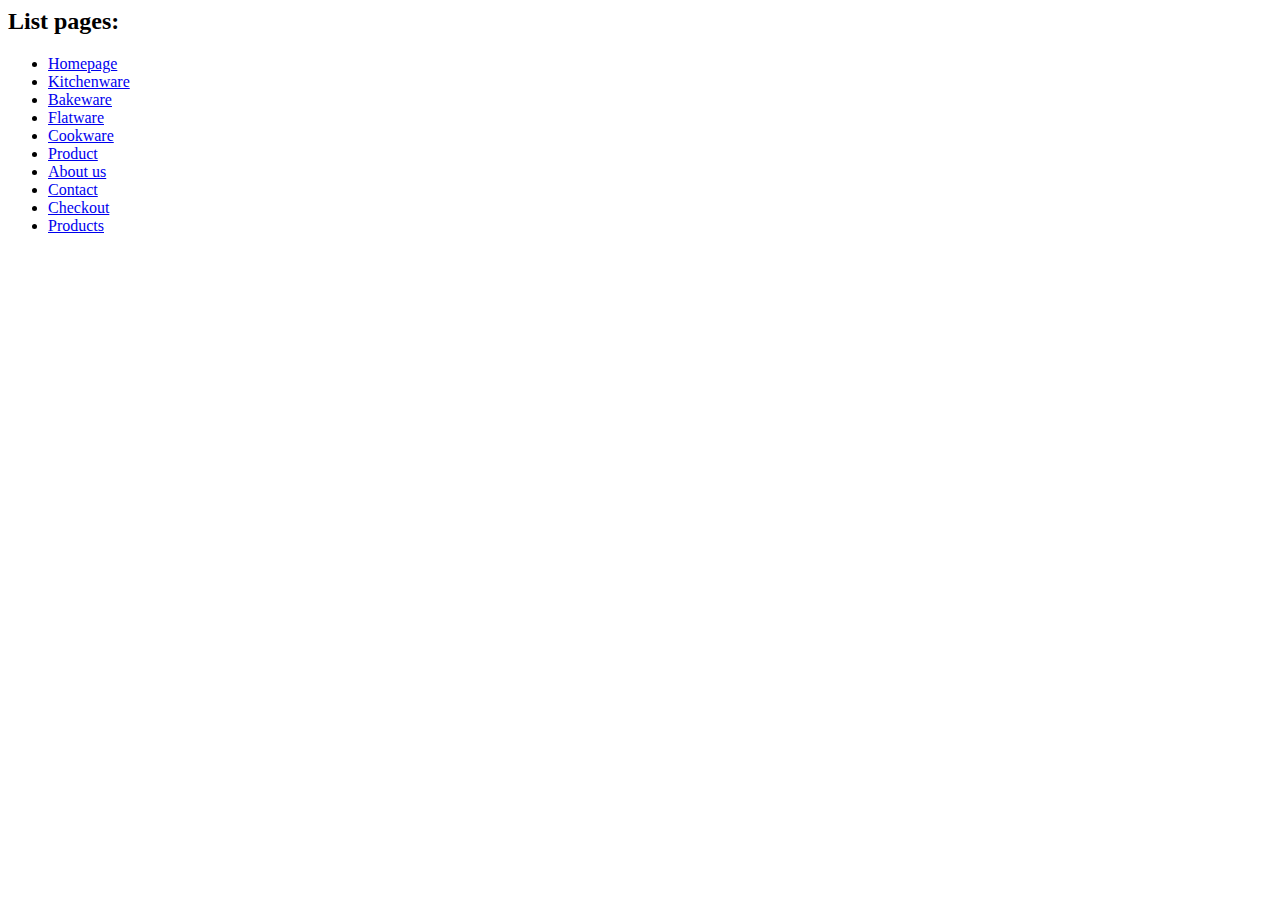
<file: index.html>
<html>
<head>
  <title>ShineUtensil</title>
</head>
<body>
  <h2>List pages:</h2>
  <ul>
    <li><a href="./homepage.html">Homepage</a></li>
    <li><a href="./kitchenware.html">Kitchenware</a></li>
    <li><a href="./bakeware.html">Bakeware</a></li>
    <li><a href="./flatware.html">Flatware</a></li>
    <li><a href="./cookware.html">Cookware</a></li>
    <li><a href="./product.html">Product</a></li>
    <li><a href="./about-us.html">About us</a></li>
    <li><a href="./contact.html">Contact</a></li>
    <li><a href="./checkout.html">Checkout</a></li>
    <li><a href="./products.html">Products</a></li>
  </ul>

</body>


</html>
</file>
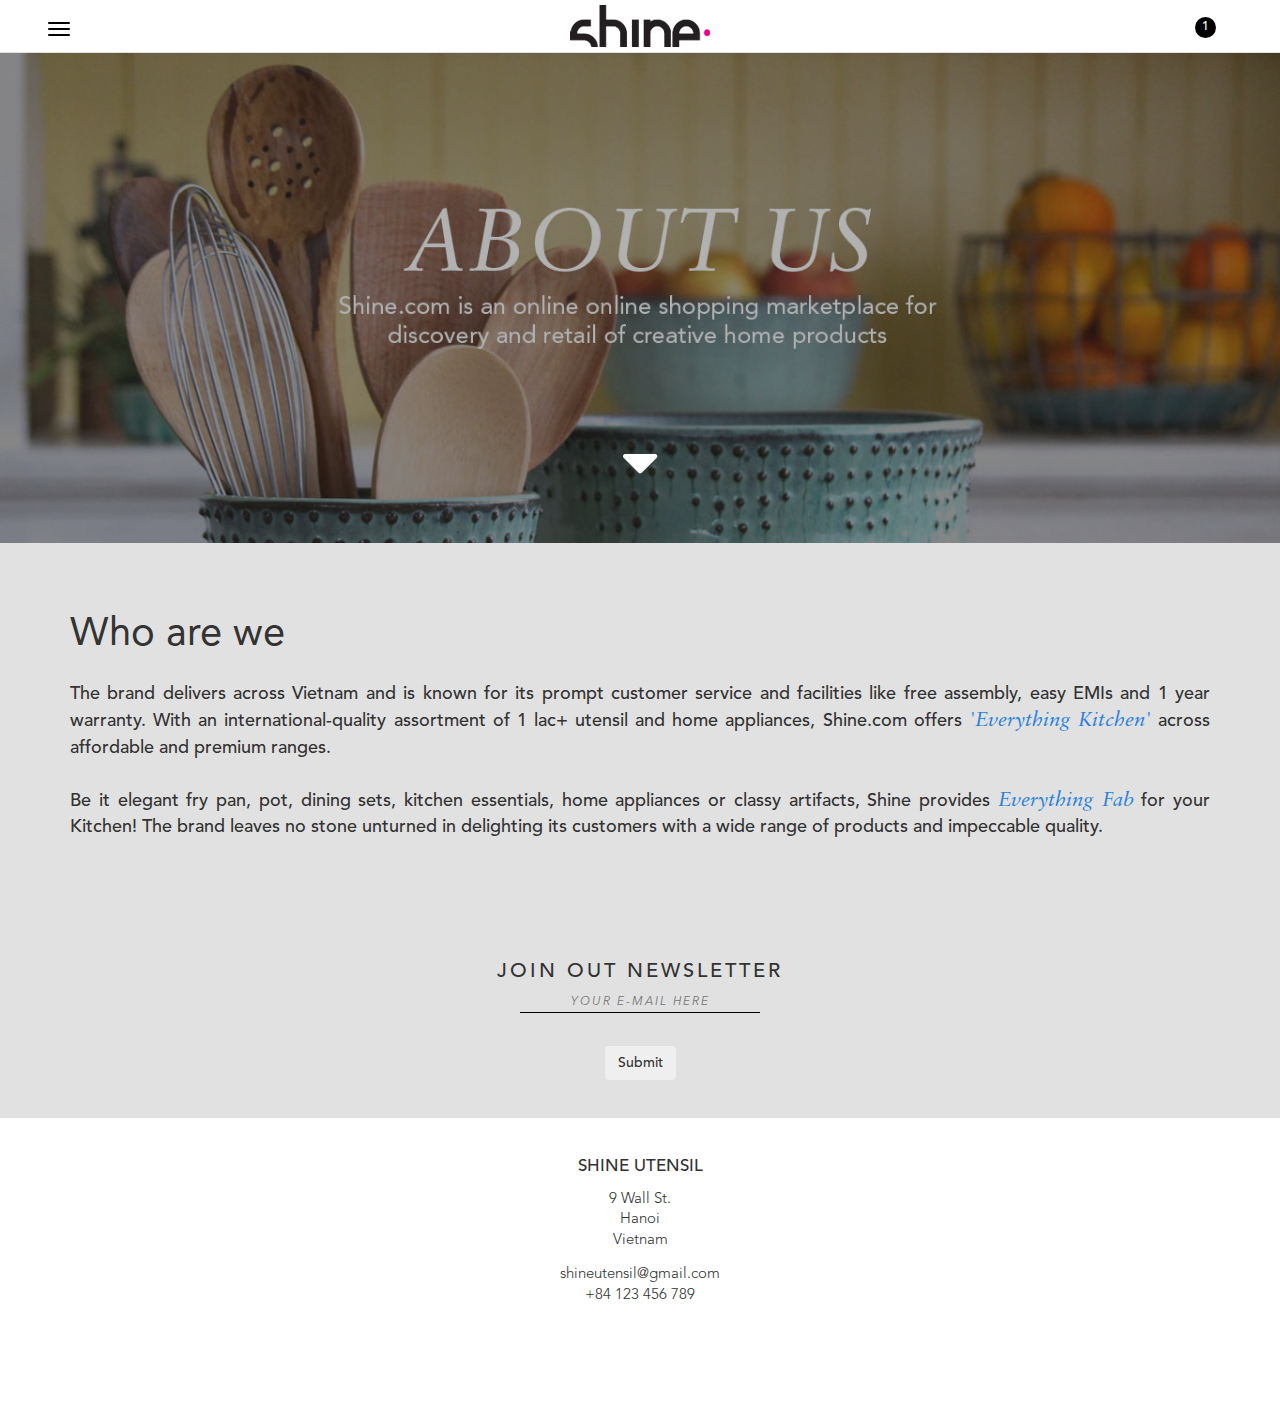
<file: about-us.html>
<!DOCTYPE html>
<html>

<head>
    <meta charset="utf-8">
    <meta name="viewport" content="width=device-width, initial-scale=1.0">

    <title>About us</title>

    <link rel="stylesheet" href="./css/bootstrap.min.css">
    <link rel="stylesheet" href="./css/font-awesome.min.css">
    <link rel="stylesheet" href="./css/fonts.css">
    <link rel="stylesheet" href="./css/header.css">
    <link rel="stylesheet" href="./css/footer.css">
    <link rel="stylesheet" href="./css/about-us.css">
</head>

<body>
    <header>
        <nav class="navbar navbar-fixed-top">
            <button type="button" class="navbar-toggle collapse" id="button-menu">
                <span class="icon-bar"></span>
                <span class="icon-bar"></span>
                <span class="icon-bar"></span>
            </button>

            <div id="logo">
                <a href="#"><img src="./images/logo.png" alt="logo"></a>
            </div> <!-- #logo -->

            <div id="count">1</div>
        </nav>

        <div id="add-to-cart" class="toggle-bar">
            <div class="dropup button-color">
                <button type="button" class="btn btn-default dropdown-toggle">
                    Color <i class="fa fa-caret-down"></i>
                </button>
                <ul class="menu-dropup">
                    <li class="red"></li>
                    <li class="blue"></li>
                    <li class="green"></li>
                </ul> <!-- .dropdown-menu -->
            </div> <!-- .dropdown .button-color -->

            <div class="button-add-to-cart">
                <button type="button">Add to Cart</button>
            </div> <!-- .button-add-to-cart -->

        </div> <!-- #add-to-cart -->

        <div id="checkout" class="toggle-bar">
            <ul id="list-checkout">
                <li>
                    <a href="#" class="close">&times;</a>
                    <img src="./images/pan.jpg" alt="PAN" class="img-responsive">
                    <h3>Nonstick Square Grill Pan</h3>
                    <h4>$ 200.00</h4>
                </li>
            </ul> <!-- #list-checkout -->
            <form action="./checkout.html" method="POST">
                <button type="submit" id="button-checkout">Checkout</button>
            </form>
        </div> <!-- #checkout -->

        <div id="left-menu" class="toggle-bar">
            <div class="menu-search">
                <img src="./images/btn-search.png" alt="Search" class="btn-search img-responsive"/>
                <input type="text" class="form-control" />
            </div> <!-- .menu-search -->
            <h3>Menu</h3>
            <ul id="main-menu">
                <li><a href="homepage.html">Home</a></li>
                <li class="menu-dropdown">
                    <a href="#">Categories</a>
                    <ul class="sub-menu">
                        <li><a href="cookware.html">Cookware</a></li>
                        <li><a href="bakeware.html">Bakeware</a></li>
                        <li><a href="kitchenware.html">Kitchenware</a></li>
                        <li><a href="flatware.html">Flatware</a></li>
                    </ul>
                </li> <!-- .dropdown -->
                <li class="active"><a href="#">About Us</a></li>
                <li><a href="contact.html">Contact</a></li>
                <li>
                    <ul class="social-buttons">
                        <li><a href="#"><i class="fa fa-facebook"></i></a></li>
                        <li><a href="#"><i class="fa fa-instagram"></i></a></li>
                        <li><a href="#"><i class="fa fa-twitter"></i></a></li>
                    </ul> <!-- .social-buttons -->
                </li>
            </ul> <!-- #main-menu -->
        </div> <!-- #left-menu -->

        <div class="background">
            <img src="./images/au-header.jpg" alt="background" class="img-responsive">
            <div id="header-text">
            <i class="fa fa-5x fa-caret-down switch"></i>
        </div> <!-- #background -->
    </header>



    <div class="container" id="list">
        <h1>Who are we</h1>
        <p>The brand delivers across Vietnam and is known for its prompt customer service and facilities like free assembly, easy EMIs and 1 year warranty. With an international-quality assortment of 1 lac+ utensil and home appliances, Shine.com offers <span class="special">'Everything Kitchen'</span> across affordable and premium ranges.</p>
        <p>Be it elegant fry pan, pot, dining sets, kitchen essentials, home appliances or classy artifacts, Shine provides <span class="special">Everything Fab</span> for your Kitchen! The brand leaves no stone unturned in delighting its customers with a wide range of products and impeccable quality.</p>
    </div> <!-- .container -->

    <footer>
        <div id="email">
            <h2>Join Out Newsletter</h2>
            <form>
                <input type="text" placeholder="Your E-mail Here"><br>
                <button class="btn btn-succes">Submit</button>
            </form>
        </div> <!-- #email -->

        <div id="address">
            <h3 class="title">Shine Utensil</h3>
            <h4>9 Wall St.</h4>
            <h4>Hanoi</h4>
            <h4>Vietnam</h4>
        </div> <!-- #address -->

        <div id="contact">
            <h4>shineutensil@gmail.com</h4>
            <h4>+84 123 456 789</h4>
        </div> <!-- #contact -->
    </footer>

    <script src="./js/jquery.min.js"></script>
    <script src="./js/jquery-ui.min.js"></script>
    <script src="./js/header.js"></script>
</body>

</html>
</file>
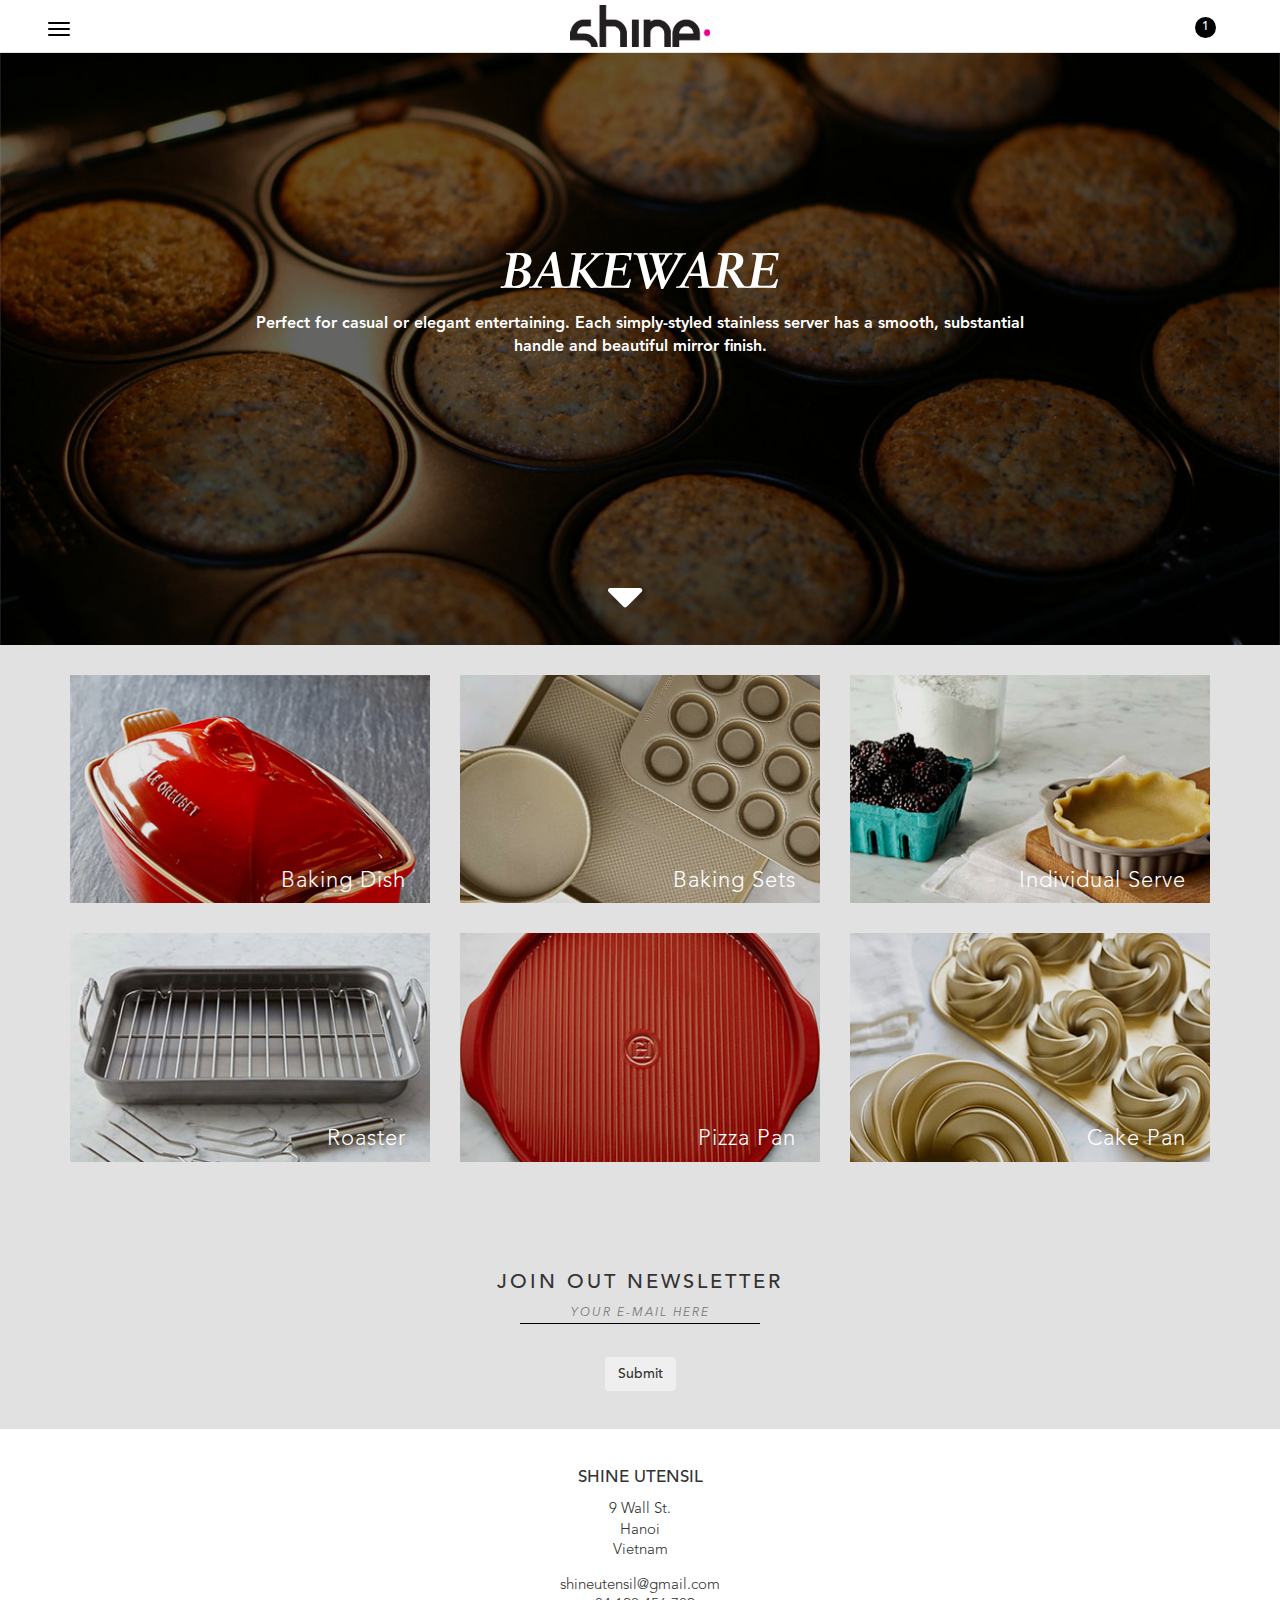
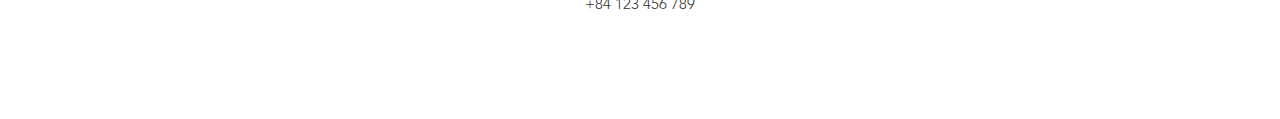
<file: bakeware.html>
<!DOCTYPE html>
<html>

<head>
    <meta charset="utf-8">
    <meta name="viewport" content="width=device-width, initial-scale=1.0">

    <title>Bakeware</title>

    <link rel="stylesheet" href="./css/bootstrap.min.css">
    <link rel="stylesheet" href="./css/font-awesome.min.css">
    <link rel="stylesheet" href="./css/fonts.css">
    <link rel="stylesheet" href="./css/header.css">
    <link rel="stylesheet" href="./css/footer.css">
    <link rel="stylesheet" href="./css/ware.css">
</head>

<body>
    <header>
        <nav class="navbar navbar-fixed-top">
            <button type="button" class="navbar-toggle collapse" id="button-menu">
                <span class="icon-bar"></span>
                <span class="icon-bar"></span>
                <span class="icon-bar"></span>
            </button>

            <div id="logo">
                <a href="#"><img src="./images/logo.png" alt="logo"></a>
            </div> <!-- #logo -->

            <div id="count">1</div>
        </nav>

        <div id="add-to-cart" class="toggle-bar">
            <div class="dropup button-color">
                <button type="button" class="btn btn-default dropdown-toggle">
                    Color <i class="fa fa-caret-down"></i>
                </button>
                <ul class="menu-dropup">
                    <li class="red"></li>
                    <li class="blue"></li>
                    <li class="green"></li>
                </ul> <!-- .dropdown-menu -->
            </div> <!-- .dropdown .button-color -->

            <div class="button-add-to-cart">
				<form action="./checkout.html" method="POST">
					<button type="submit">Add to Cart</button>
				</form>
            </div> <!-- .button-add-to-cart -->

        </div> <!-- #add-to-cart -->

        <div id="checkout" class="toggle-bar">
            <ul id="list-checkout">
                <li>
                    <a href="#" class="close">&times;</a>
                    <img src="./images/pan.jpg" alt="PAN" class="img-responsive">
                    <h3>Nonstick Square Grill Pan</h3>
                    <h4>$ 200.00</h4>
                </li>
            </ul> <!-- #list-checkout -->
			<button type="button" id="button-checkout">Checkout</button>

        </div> <!-- #checkout -->

        <div id="left-menu" class="toggle-bar">
            <div class="menu-search">
                <img src="./images/btn-search.png" alt="Search" class="btn-search img-responsive"/>
                <input type="text" class="form-control" />
            </div> <!-- .menu-search -->
            <h3>Menu</h3>
            <ul id="main-menu">
                <li><a href="homepage.html">Home</a></li>
                <li class="menu-dropdown active">
                    <a href="#"><i class="fa fa-caret-down"></i> Categories</a>
                    <ul class="sub-menu">
                        <li><a href="cookware.html">Cookware</a></li>
                        <li class="active"><a href="#">Bakeware</a></li>
                        <li><a href="kitchenware.html">Kitchenware</a></li>
                        <li><a href="flatware.html">Flatware</a></li>
                    </ul>
                </li> <!-- .dropdown -->
                <li><a href="about-us.html">About Us</a></li>
                <li><a href="contact.html">Contact</a></li>
                <li>
                    <ul class="social-buttons">
                        <li><a href="#"><i class="fa fa-facebook"></i></a></li>
                        <li><a href="#"><i class="fa fa-instagram"></i></a></li>
                        <li><a href="#"><i class="fa fa-twitter"></i></a></li>
                    </ul> <!-- .social-buttons -->
                </li>
            </ul> <!-- #main-menu -->
        </div> <!-- #left-menu -->

        <div class="background">
            <img src="./images/bw-header.jpg" alt="background" class="img-responsive">
            <div id="header-text">
                <h1>Bakeware</h1>
                <p>Perfect for casual or elegant entertaining. Each simply-styled stainless server has a smooth, substantial handle and beautiful mirror finish.</p>
            </div> <!-- #header-text -->
            <i class="fa fa-5x fa-caret-down switch"></i>
        </div> <!-- #background -->
    </header>



    <div class="container">
        <div class="row" id="list">
            <div class="col-md-4 col-sm-4 col-xs-6">
                <img src="./images/bw-bakingdish.jpg" alt="Baking Dish" class="img-responsive">
                <h5>Baking Dish</h5>
            </div>
            <div class="col-md-4 col-sm-4 col-xs-6">
                <img src="./images/bw-bakingsets.jpg" alt="Baking Sets" class="img-responsive">
                <h5>Baking Sets</h5>
            </div>
            <div class="col-md-4 col-sm-4 col-xs-6">
                <img src="./images/bw-individualserve.jpg" alt="Individual Serve" class="img-responsive">
                <h5>Individual Serve</h5>
            </div>
            <div class="col-md-4 col-sm-4 col-xs-6">
                <img src="./images/bw-roaster.jpg" alt="Roaster" class="img-responsive">
                <h5>Roaster</h5>
            </div>
            <div class="col-md-4 col-sm-4 col-xs-6">
                <img src="./images/bw-pizzapan.jpg" alt="Pizza Pan" class="img-responsive">
                <h5>Pizza Pan</h5>
            </div>
            <div class="col-md-4 col-sm-4 col-xs-6">
                <img src="./images/bw-cakepan.jpg" alt="Cake Pan" class="img-responsive">
                <h5>Cake Pan</h5>
            </div>
        </div>
    </div> <!-- .container -->

    <footer>
        <div id="email">
            <h2>Join Out Newsletter</h2>
            <form>
                <input type="text" placeholder="Your E-mail Here"><br>
                <button class="btn btn-succes">Submit</button>
            </form>
        </div> <!-- #email -->

        <div id="address">
            <h3 class="title">Shine Utensil</h3>
            <h4>9 Wall St.</h4>
            <h4>Hanoi</h4>
            <h4>Vietnam</h4>
        </div> <!-- #address -->

        <div id="contact">
            <h4>shineutensil@gmail.com</h4>
            <h4>+84 123 456 789</h4>
        </div> <!-- #contact -->
    </footer>

    <script src="./js/jquery.min.js"></script>
    <script src="./js/jquery-ui.min.js"></script>
    <script src="./js/header.js"></script>
</body>

</html>
</file>
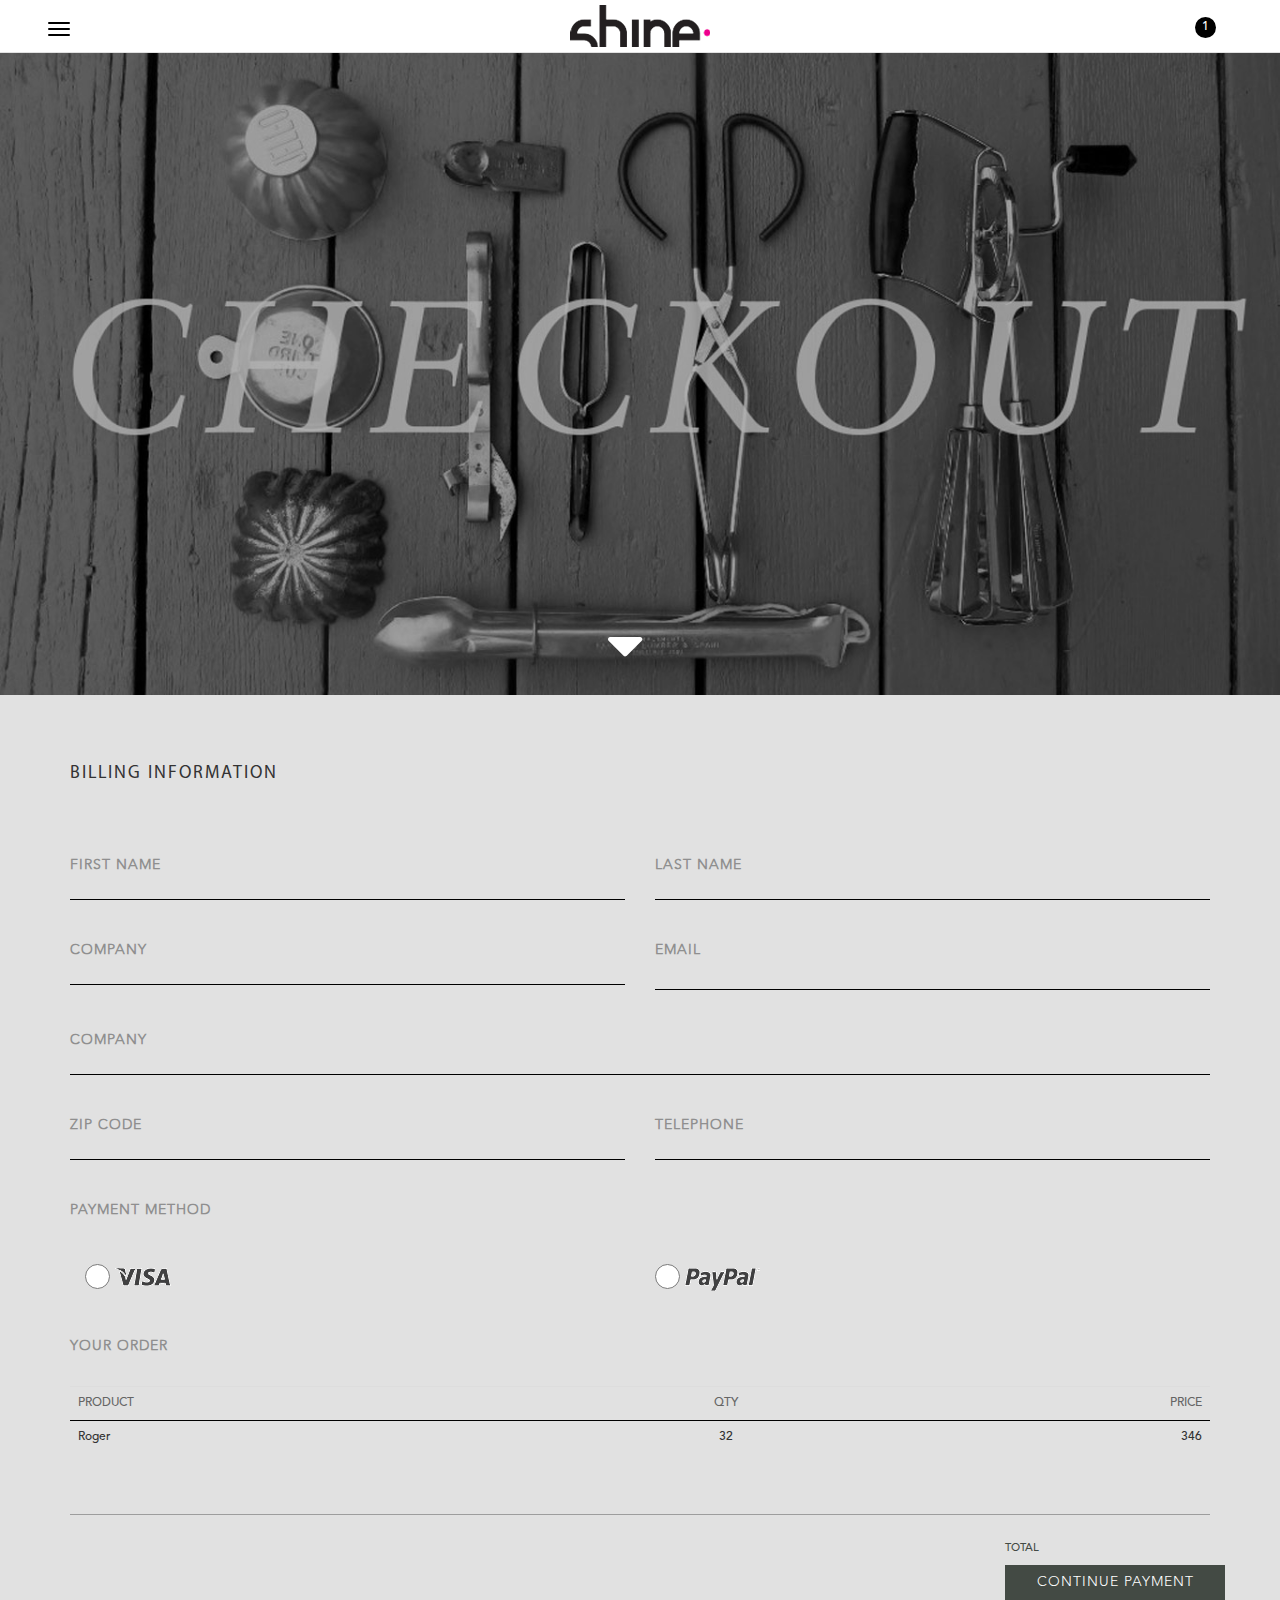
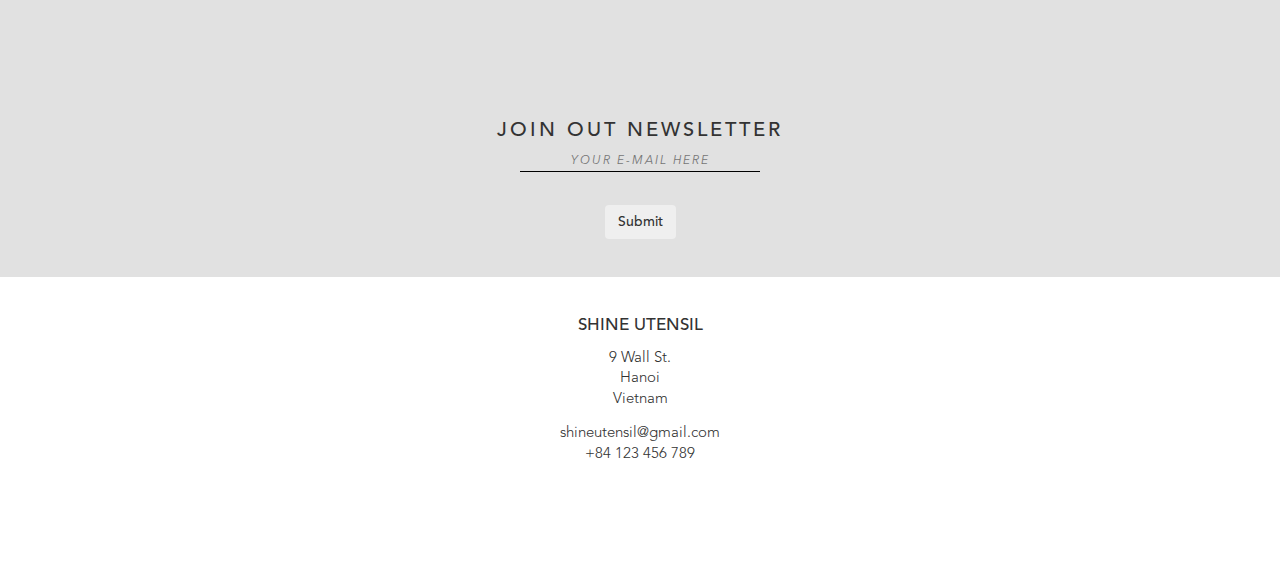
<file: checkout.html>
<!DOCTYPE html>
<html>

<head>
    <meta charset="utf-8">
    <meta name="viewport" content="width=device-width, initial-scale=1.0">

    <title>Checkout</title>

    <link rel="stylesheet" href="./css/bootstrap.min.css">
    <link rel="stylesheet" href="./css/font-awesome.min.css">
    <link rel="stylesheet" href="./css/fonts.css">
    <link rel="stylesheet" href="./css/header.css">
    <link rel="stylesheet" href="./css/footer.css">
    <link rel="stylesheet" href="./css/checkout.css">
</head>

<body>
    <header>
        <nav class="navbar navbar-fixed-top">
            <button type="button" class="navbar-toggle collapse" id="button-menu">
                <span class="icon-bar"></span>
                <span class="icon-bar"></span>
                <span class="icon-bar"></span>
            </button>

            <div id="logo">
                <a href="#"><img src="./images/logo.png" alt="logo"></a>
            </div> <!-- #logo -->

            <div id="count">1</div>
        </nav>

        <div id="add-to-cart" class="toggle-bar">
            <div class="dropup button-color">
                <button type="button" class="btn btn-default dropdown-toggle">
                    Color <i class="fa fa-caret-down"></i>
                </button>
                <ul class="menu-dropup">
                    <li class="red"></li>
                    <li class="blue"></li>
                    <li class="green"></li>
                </ul> <!-- .dropdown-menu -->
            </div> <!-- .dropdown .button-color -->

            <div class="button-add-to-cart">
				<form action="./checkout.html" method="POST">
					<button type="submit">Add to Cart</button>
				</form>
            </div> <!-- .button-add-to-cart -->

        </div> <!-- #add-to-cart -->

        <div id="checkout" class="toggle-bar">
            <ul id="list-checkout">
                <li>
                    <a href="#" class="close">&times;</a>
                    <img src="./images/pan.jpg" alt="PAN" class="img-responsive">
                    <h3>Nonstick Square Grill Pan</h3>
                    <h4>$ 200.00</h4>
                </li>
            </ul> <!-- #list-checkout -->
			<button type="button" id="button-checkout">Checkout</button>

        </div> <!-- #checkout -->

        <div id="left-menu" class="toggle-bar">
            <div class="menu-search">
                <img src="./images/btn-search.png" alt="Search" class="btn-search img-responsive"/>
                <input type="text" class="form-control" />
            </div> <!-- .menu-search -->
            <h3>Menu</h3>
            <ul id="main-menu">
                <li><a href="homepage.html">Home</a></li>
                <li class="menu-dropdown">
                    <a href="#">Categories</a>
                    <ul class="sub-menu">
                        <li><a href="cookware.html">Cookware</a></li>
                        <li><a href="bakeware.html">Bakeware</a></li>
                        <li><a href="kitchenware.html">Kitchenware</a></li>
                        <li><a href="flatware.html">Flatware</a></li>
                    </ul>
                </li> <!-- .dropdown -->
                <li><a href="about-us.html">About Us</a></li>
                <li><a href="contact.html">Contact</a></li>
                <li>
                    <ul class="social-buttons">
                        <li><a href="#"><i class="fa fa-facebook"></i></a></li>
                        <li><a href="#"><i class="fa fa-instagram"></i></a></li>
                        <li><a href="#"><i class="fa fa-twitter"></i></a></li>
                    </ul> <!-- .social-buttons -->
                </li>
            </ul> <!-- #main-menu -->
        </div> <!-- #left-menu -->

        <div class="background">
            <img src="./images/co-header.jpg" alt="background" class="img-responsive">

            <i class="fa fa-5x fa-caret-down switch"></i>
        </div> <!-- #background -->
    </header>

    <div class="container" id="list">
        <h2>Billing Information</h2>
        <div id="form-checkout" class="row">
            <form role="form">
                <div class="col-sm-6 col-xs-12 form-group">
                    <label for="first-name">First Name</label>
                    <input type="text" name="first-name" id="first-name">
                </div>
                <div class="col-sm-6 col-xs-12 form-group">
                    <label for="last-name">Last Name</label>
                    <input type="text"  name="last-name" id="last-name">
                </div>
                <div class="col-sm-6 col-xs-12 form-group">
                    <label for="company">Company</label>
                    <input type="text"  name="company" id="company">
                </div>
                <div class="col-sm-6 col-xs-12 form-group">
                    <label for="email">Email</label>
                    <input type="text"  name="email" id="email">
                </div>
                <div class="col-xs-12 form-group">
                    <label for="company">Company</label>
                    <input type="text"  name="company" id="company">
                </div>
                <div class="col-sm-6 col-xs-12 form-group">
                    <label for="zip-code">Zip Code</label>
                    <input type="text"  name="zip-code" id="zip-code">
                </div>
                <div class="col-sm-6 col-xs-12 form-group">
                    <label for="telephone">Telephone</label>
                    <input type="text"  name="telephone" id="telephone">
                </div>
                <div class="col-xs-12 form-group checkout-payment">
                    <div class="col-xs-12">
                        <label for="payment-method">Payment Method</label>
                    </div>
                    <div class="col-xs-6">
                        <input type="radio" name="payment-method">
                        <img src="./images/visa.png" alt="Visa">
                    </div>
                    <div class="col-xs-6">
                        <input type="radio" name="payment-method">
                        <img src="./images/paypal.png" alt="Paypal">
                    </div>
                </div>
                <div class="col-xs-12 checkout-table">
                    <label for="your-order">Your Order</label>
                    <table class="table">
                        <tr>
                            <th>Product</th>
                            <th>Qty</th>
                            <th>Price</th>
                        </tr>
                        <tr>
                            <td>Roger</td>
                            <td>32</td>
                            <td>346</td>
                        </tr>
                    </table>
                    <hr>
                </div>
                <div class="button">
                    <h4>Total</h4>
                    <button>Continue Payment</button>
                </div> <!-- .button -->
            </form>
        </div> <!-- .form-checkout -->
    </div> <!-- .container -->

    <footer>
        <div id="email">
            <h2>Join Out Newsletter</h2>
            <form>
                <input type="text" placeholder="Your E-mail Here"><br>
                <button class="btn btn-succes">Submit</button>
            </form>
        </div> <!-- #email -->

        <div id="address">
            <h3 class="title">Shine Utensil</h3>
            <h4>9 Wall St.</h4>
            <h4>Hanoi</h4>
            <h4>Vietnam</h4>
        </div> <!-- #address -->

        <div id="contact">
            <h4>shineutensil@gmail.com</h4>
            <h4>+84 123 456 789</h4>
        </div> <!-- #contact -->
    </footer>

    <script src="./js/jquery.min.js"></script>
    <script src="./js/jquery-ui.min.js"></script>
    <script src="./js/header.js"></script>
</body>

</html>
</file>
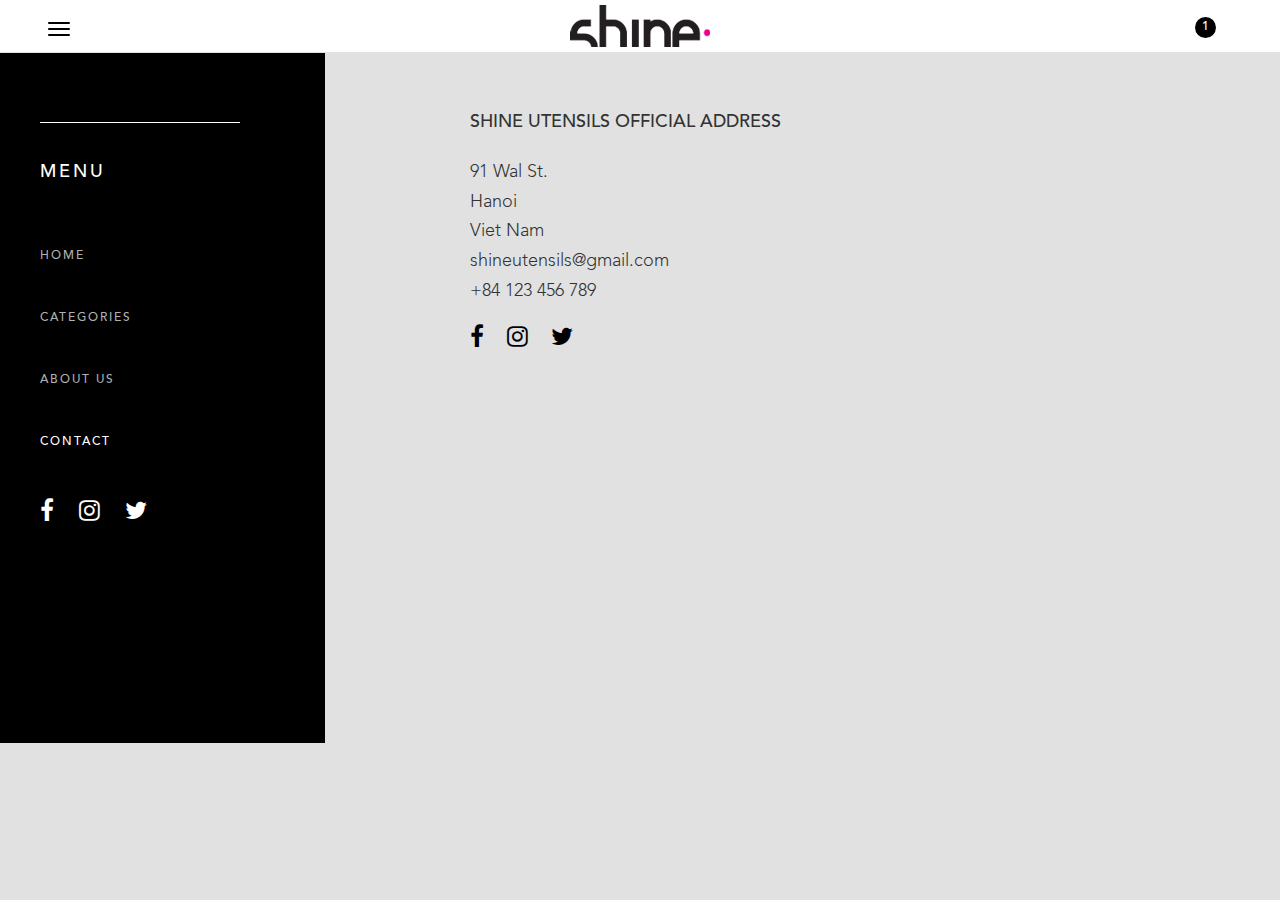
<file: contact.html>
<!DOCTYPE html>
<html>

<head>
    <meta charset="utf-8">
    <meta name="viewport" content="width=device-width, initial-scale=1.0">

    <title>Contact</title>

    <link rel="stylesheet" href="./css/bootstrap.min.css">
    <link rel="stylesheet" href="./css/font-awesome.min.css">
    <link rel="stylesheet" href="./css/fonts.css">
    <link rel="stylesheet" href="./css/header.css">
    <link rel="stylesheet" href="./css/contact.css">
</head>

<body>
    <header>
        <nav class="navbar navbar-fixed-top">
            <button type="button" class="navbar-toggle collapse" id="button-menu">
                <span class="icon-bar"></span>
                <span class="icon-bar"></span>
                <span class="icon-bar"></span>
            </button>

            <div id="logo">
                <a href="#"><img src="./images/logo.png" alt="logo"></a>
            </div> <!-- #logo -->

            <div id="count">1</div>
        </nav>

        <div id="add-to-cart" class="toggle-bar">
            <div class="dropup button-color">
                <button type="button" class="btn btn-default dropdown-toggle">
                    Color <i class="fa fa-caret-down"></i>
                </button>
                <ul class="menu-dropup">
                    <li class="red"></li>
                    <li class="blue"></li>
                    <li class="green"></li>
                </ul> <!-- .dropdown-menu -->
            </div> <!-- .dropdown .button-color -->

            <div class="button-add-to-cart">
				<form action="./checkout.html" method="POST">
					<button type="submit">Add to Cart</button>
				</form>
            </div> <!-- .button-add-to-cart -->

        </div> <!-- #add-to-cart -->

        <div id="checkout" class="toggle-bar">
            <ul id="list-checkout">
                <li>
                    <a href="#" class="close">&times;</a>
                    <img src="./images/pan.jpg" alt="PAN" class="img-responsive">
                    <h3>Nonstick Square Grill Pan</h3>
                    <h4>$ 200.00</h4>
                </li>
            </ul> <!-- #list-checkout -->
			<button type="button" id="button-checkout">Checkout</button>

        </div> <!-- #checkout -->

        <div id="left-menu" class="toggle-bar">
            <div class="menu-search">
                <img src="./images/btn-search.png" alt="Search" class="btn-search img-responsive"/>
                <input type="text" class="form-control" />
            </div> <!-- .menu-search -->
            <h3>Menu</h3>
            <ul id="main-menu">
                <li><a href="homepage.html">Home</a></li>
                <li class="menu-dropdown">
                    <a href="#">Categories</a>
                    <ul class="sub-menu">
                        <li><a href="cookware.html">Cookware</a></li>
                        <li><a href="bakeware.html">Bakeware</a></li>
                        <li><a href="kitchenware.html">Kitchenware</a></li>
                        <li><a href="flatware.html">Flatware</a></li>
                    </ul>
                </li> <!-- .dropdown -->
                <li><a href="about-us.html">About Us</a></li>
                <li class="active"><a href="#">Contact</a></li>
                <li>
                    <ul class="social-buttons">
                        <li><a href="#"><i class="fa fa-facebook"></i></a></li>
                        <li><a href="#"><i class="fa fa-instagram"></i></a></li>
                        <li><a href="#"><i class="fa fa-twitter"></i></a></li>
                    </ul> <!-- .social-buttons -->
                </li>
            </ul> <!-- #main-menu -->
        </div> <!-- #left-menu -->
    </header>



    <div class="container" id="main">
        <h3>Shine Utensils Official Address</h3>
        <h4>91 Wal St.</h4>
        <h4>Hanoi</h4>
        <h4>Viet Nam</h4>
        <h4>shineutensils@gmail.com</h4>
        <h4>+84 123 456 789</h4>

        <ul class="social-buttons">
            <li><a href="#"><i class="fa fa-facebook"></i></a></li>
            <li><a href="#"><i class="fa fa-instagram"></i></a></li>
            <li><a href="#"><i class="fa fa-twitter"></i></a></li>
        </ul> <!-- .social-buttons -->

        <div id="map">
            <iframe width="80%" height="400px" frameborder="0" style="border:0" src="https://www.google.com/maps/embed/v1/place?key=AIzaSyBj__HtDMRZNg7a7vdKro_QdMM3dsWvNxs&q=Nem+Chua+Rán+-+Giò+Chả+Trần+Công+Châu" allowfullscreen></iframe>
        </div>
    </div> <!-- .container #main -->

    <script src="./js/jquery.min.js"></script>
    <script src="./js/jquery-ui.min.js"></script>
    <script src="./js/contact.js"></script>

</body>

</html>
</file>
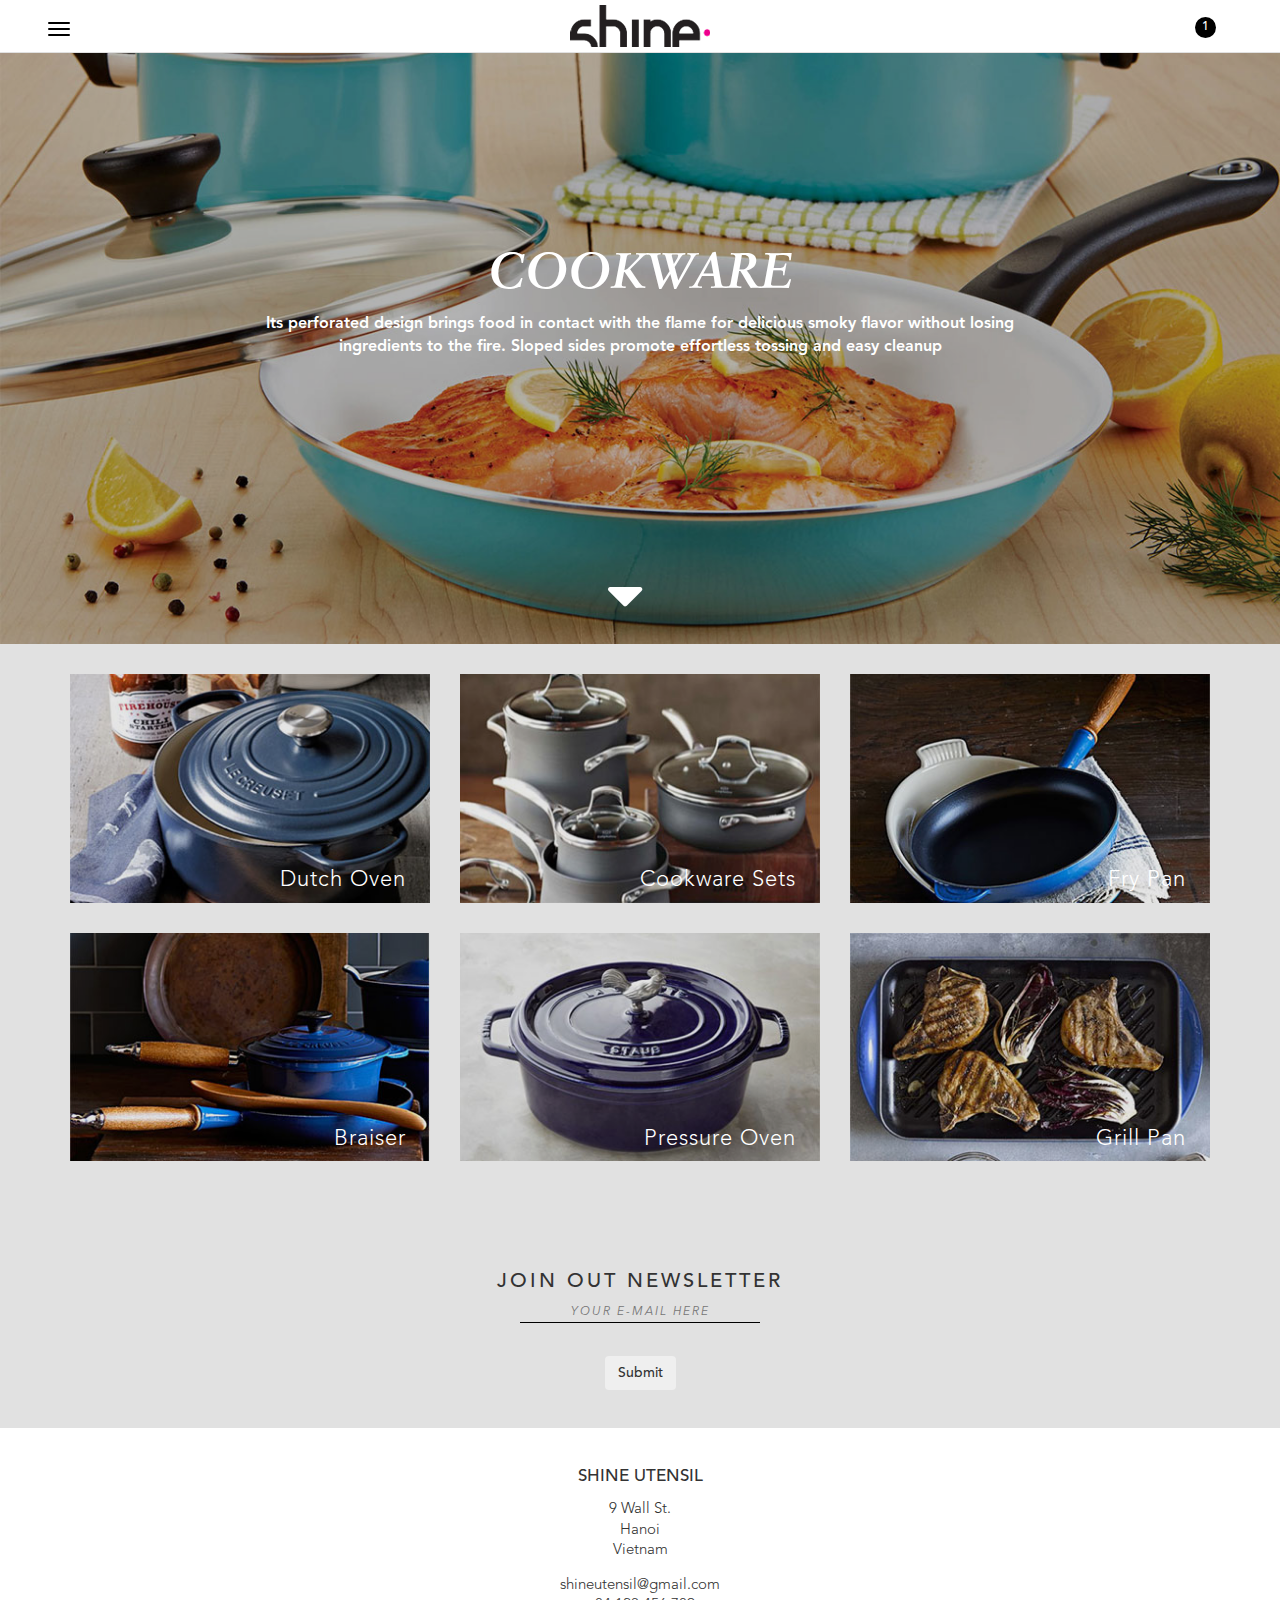
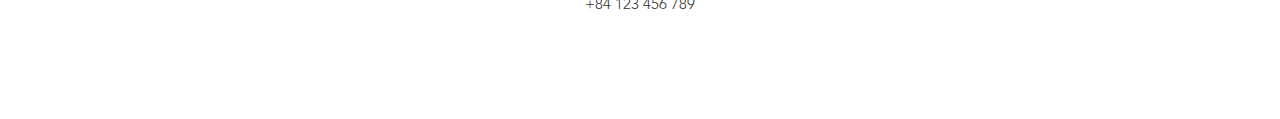
<file: cookware.html>
<!DOCTYPE html>
<html>

<head>
    <meta charset="utf-8">
    <meta name="viewport" content="width=device-width, initial-scale=1.0">

    <title>Cookware</title>

    <link rel="stylesheet" href="./css/bootstrap.min.css">
    <link rel="stylesheet" href="./css/font-awesome.min.css">
    <link rel="stylesheet" href="./css/fonts.css">
    <link rel="stylesheet" href="./css/header.css">
    <link rel="stylesheet" href="./css/footer.css">
    <link rel="stylesheet" href="./css/ware.css">
</head>

<body>
    <header>
        <nav class="navbar navbar-fixed-top">
            <button type="button" class="navbar-toggle collapse" id="button-menu">
                <span class="icon-bar"></span>
                <span class="icon-bar"></span>
                <span class="icon-bar"></span>
            </button>

            <div id="logo">
                <a href="#"><img src="./images/logo.png" alt="logo"></a>
            </div> <!-- #logo -->

            <div id="count">1</div>
        </nav>

        <div id="add-to-cart" class="toggle-bar">
            <div class="dropup button-color">
                <button type="button" class="btn btn-default dropdown-toggle">
                    Color <i class="fa fa-caret-down"></i>
                </button>
                <ul class="menu-dropup">
                    <li class="red"></li>
                    <li class="blue"></li>
                    <li class="green"></li>
                </ul> <!-- .dropdown-menu -->
            </div> <!-- .dropdown .button-color -->

            <div class="button-add-to-cart">
				<form action="./checkout.html" method="POST">
					<button type="submit">Add to Cart</button>
				</form>
            </div> <!-- .button-add-to-cart -->

        </div> <!-- #add-to-cart -->

        <div id="checkout" class="toggle-bar">
            <ul id="list-checkout">
                <li>
                    <a href="#" class="close">&times;</a>
                    <img src="./images/pan.jpg" alt="PAN" class="img-responsive">
                    <h3>Nonstick Square Grill Pan</h3>
                    <h4>$ 200.00</h4>
                </li>
            </ul> <!-- #list-checkout -->
			<button type="button" id="button-checkout">Checkout</button>

        </div> <!-- #checkout -->

        <div id="left-menu" class="toggle-bar">
            <div class="menu-search">
                <img src="./images/btn-search.png" alt="Search" class="btn-search img-responsive"/>
                <input type="text" class="form-control" />
            </div> <!-- .menu-search -->
            <h3>Menu</h3>
            <ul id="main-menu">
                <li><a href="homepage.html">Home</a></li>
                <li class="menu-dropdown active">
                    <a href="#"><i class="fa fa-caret-down"></i> Categories</a>
                    <ul class="sub-menu">
                        <li class="active"><a href="#.html">Cookware</a></li>
                        <li><a href="bakeware.html">Bakeware</a></li>
                        <li><a href="kitchenware.html">Kitchenware</a></li>
                        <li><a href="flatware.html">Flatware</a></li>
                    </ul>
                </li> <!-- .dropdown -->
                <li><a href="about-us.html">About Us</a></li>
                <li><a href="contact.html">Contact</a></li>
                <li>
                    <ul class="social-buttons">
                        <li><a href="#"><i class="fa fa-facebook"></i></a></li>
                        <li><a href="#"><i class="fa fa-instagram"></i></a></li>
                        <li><a href="#"><i class="fa fa-twitter"></i></a></li>
                    </ul> <!-- .social-buttons -->
                </li>
            </ul> <!-- #main-menu -->
        </div> <!-- #left-menu -->

        <div class="background">
            <img src="./images/cw-header.jpg" alt="background" class="img-responsive">
            <div id="header-text">
                <h1>Cookware</h1>
                <p>Its perforated design brings food in contact with the flame for delicious smoky flavor without losing ingredients to the fire. Sloped sides promote effortless tossing and easy cleanup</p>
            </div> <!-- #header-text -->
            <i class="fa fa-5x fa-caret-down switch"></i>
        </div> <!-- #background -->
    </header>



    <div class="container">

        <div id="list" class="row">
            <div class="col-md-4 col-sm-4 col-xs-6">
                <img src="./images/cw-dutchoven.jpg" alt="Dutch Oven" class="img-responsive">
                <h5>Dutch Oven</h5>
            </div>
            <div class="col-md-4 col-sm-4 col-xs-6">
                <img src="./images/cw-cookwaresets.jpg" alt="Cookware sets" class="img-responsive">
                <h5>Cookware sets</h5>
            </div>
            <div class="col-md-4 col-sm-4 col-xs-6">
                <img src="./images/cw-frypan.jpg" alt="Fry pan" class="img-responsive">
                <h5>Fry pan</h5>
            </div>
            <div class="col-md-4 col-sm-4 col-xs-6">
                <img src="./images/cw-braiser.jpg" alt="Braiser" class="img-responsive">
                <h5>Braiser</h5>
            </div>
            <div class="col-md-4 col-sm-4 col-xs-6">
                <img src="./images/cw-pressureoven.jpg" alt="Pressure oven" class="img-responsive">
                <h5>Pressure oven</h5>
            </div>
            <div class="col-md-4 col-sm-4 col-xs-6">
                <a href="products.html">
                    <img src="./images/cw-grillpan.jpg" alt="Grill pan" class="img-responsive">
                    <h5>Grill pan</h5>
                </a>
            </div>
        </div>
    </div> <!-- .container -->

    <footer>
        <div id="email">
            <h2>Join Out Newsletter</h2>
            <form>
                <input type="text" placeholder="Your E-mail Here"><br>
                <button class="btn btn-succes">Submit</button>
            </form>
        </div> <!-- #email -->

        <div id="address">
            <h3 class="title">Shine Utensil</h3>
            <h4>9 Wall St.</h4>
            <h4>Hanoi</h4>
            <h4>Vietnam</h4>
        </div> <!-- #address -->

        <div id="contact">
            <h4>shineutensil@gmail.com</h4>
            <h4>+84 123 456 789</h4>
        </div> <!-- #contact -->
    </footer>

    <script src="./js/jquery.min.js"></script>
    <script src="./js/jquery-ui.min.js"></script>
    <script src="./js/header.js"></script>
</body>

</html>
</file>
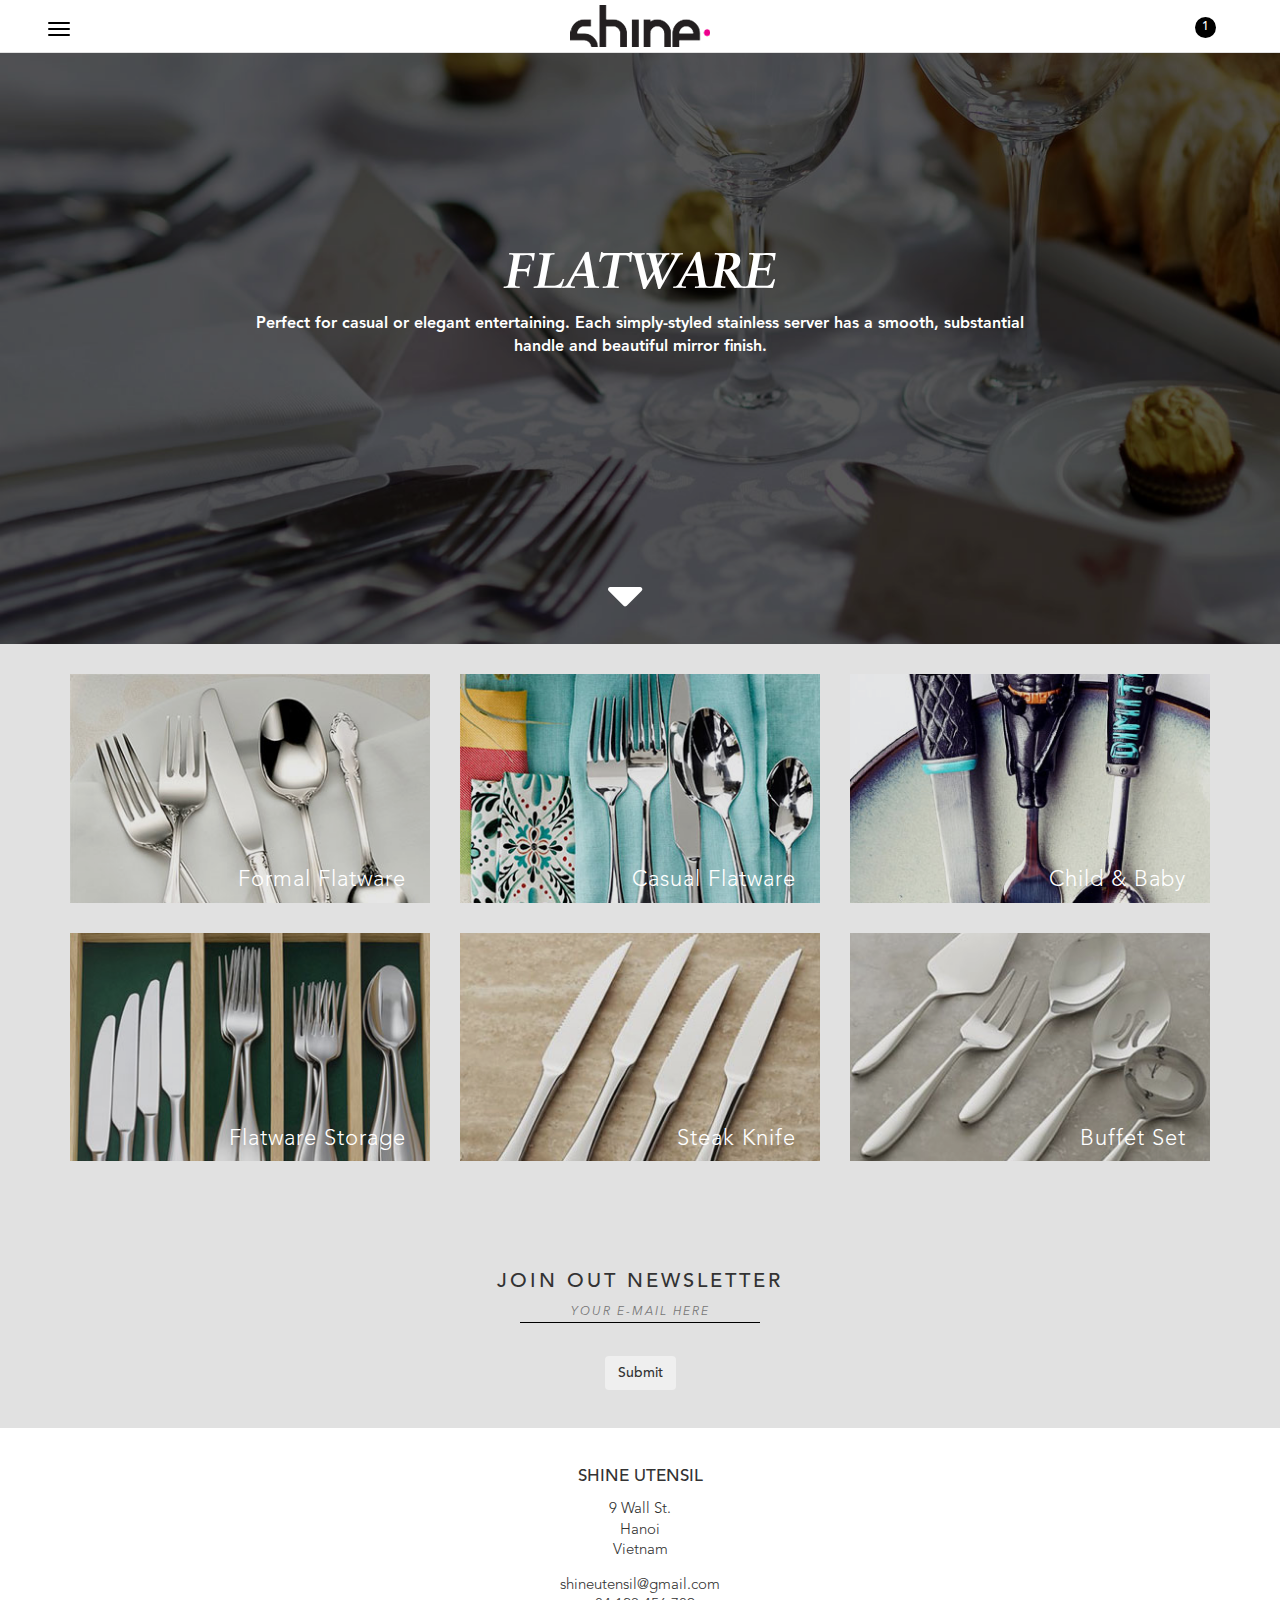
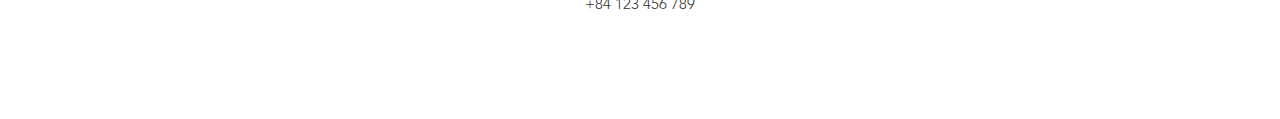
<file: flatware.html>
<!DOCTYPE html>
<html>

<head>
    <meta charset="utf-8">
    <meta name="viewport" content="width=device-width, initial-scale=1.0">

    <title>Flatware</title>

    <link rel="stylesheet" href="./css/bootstrap.min.css">
    <link rel="stylesheet" href="./css/font-awesome.min.css">
    <link rel="stylesheet" href="./css/fonts.css">
    <link rel="stylesheet" href="./css/header.css">
    <link rel="stylesheet" href="./css/footer.css">
    <link rel="stylesheet" href="./css/ware.css">
</head>

<body>
    <header>
        <nav class="navbar navbar-fixed-top">
            <button type="button" class="navbar-toggle collapse" id="button-menu">
                <span class="icon-bar"></span>
                <span class="icon-bar"></span>
                <span class="icon-bar"></span>
            </button>

            <div id="logo">
                <a href="#"><img src="./images/logo.png" alt="logo"></a>
            </div> <!-- #logo -->

            <div id="count">1</div>
        </nav>

        <div id="add-to-cart" class="toggle-bar">
            <div class="dropup button-color">
                <button type="button" class="btn btn-default dropdown-toggle">
                    Color <i class="fa fa-caret-down"></i>
                </button>
                <ul class="menu-dropup">
                    <li class="red"></li>
                    <li class="blue"></li>
                    <li class="green"></li>
                </ul> <!-- .dropdown-menu -->
            </div> <!-- .dropdown .button-color -->

            <div class="button-add-to-cart">
                <button type="button">Add to Cart</button>
            </div> <!-- .button-add-to-cart -->
        </div> <!-- #add-to-cart -->

        <div id="checkout" class="toggle-bar">
            <ul id="list-checkout">
                <li>
                    <a href="#" class="close">&times;</a>
                    <img src="./images/pan.jpg" alt="PAN" class="img-responsive">
                    <h3>Nonstick Square Grill Pan</h3>
                    <h4>$ 200.00</h4>
                </li>
            </ul> <!-- #list-checkout -->
            <form action="./checkout.html" method="POST">
                <button type="submit" id="button-checkout">Checkout</button>
            </form>
        </div> <!-- #checkout -->

        <div id="left-menu" class="toggle-bar">
            <div class="menu-search">
                <i class="fa fa-search fa-2x"></i>
                <input type="text" class="form-control" />
            </div> <!-- .menu-search -->
            <h3>Menu</h3>
            <ul id="main-menu">
                <li><a href="homepage.html">Home</a></li>
                <li class="menu-dropdown active">
                    <a href="#"><i class="fa fa-caret-down"></i> Categories</a>
                    <ul class="sub-menu">
                        <li><a href="cookware.html">Cookware</a></li>
                        <li><a href="bakeware.html">Bakeware</a></li>
                        <li><a href="kitchenware.html">Kitchenware</a></li>
                        <li class="active"><a href="#">Flatware</a></li>
                    </ul>
                </li> <!-- .dropdown -->
                <li><a href="about-us.html">About Us</a></li>
                <li><a href="contact.html">Contact</a></li>
                <li>
                    <ul class="social-buttons">
                        <li><a href="#"><i class="fa fa-facebook"></i></a></li>
                        <li><a href="#"><i class="fa fa-instagram"></i></a></li>
                        <li><a href="#"><i class="fa fa-twitter"></i></a></li>
                    </ul> <!-- .social-buttons -->
                </li>
            </ul> <!-- #main-menu -->
        </div> <!-- #left-menu -->

        <div class="background">
            <img src="./images/fw-header.jpg" alt="background" class="img-responsive">
            <div id="header-text">
                <h1>Flatware</h1>
                <p>Perfect for casual or elegant entertaining. Each simply-styled stainless server has a smooth, substantial handle and beautiful mirror finish.</p>
            </div> <!-- #header-text -->
            <i class="fa fa-5x fa-caret-down switch"></i>
        </div> <!-- #background -->
    </header>



    <div class="container">
        <div id="list" class="row">
            <div class="col-md-4 col-sm-4 col-xs-6">
                <img src="./images/fw-formalflatware.jpg" alt="Formal Flatware" class="img-responsive">
                <h5>Formal Flatware</h5>
            </div>
            <div class="col-md-4 col-sm-4 col-xs-6">
                <img src="./images/fw-casualflatware.jpg" alt="Casual Flatware" class="img-responsive">
                <h5>Casual Flatware</h5>
            </div>
            <div class="col-md-4 col-sm-4 col-xs-6">
                <img src="./images/fw-childandbaby.jpg" alt="Child Baby" class="img-responsive">
                <h5>Child & Baby</h5>
            </div>
            <div class="col-md-4 col-sm-4 col-xs-6">
                <img src="./images/fw-flatwarestorage.jpg" alt="Flatware Storage" class="img-responsive">
                <h5>Flatware Storage</h5>
            </div>
            <div class="col-md-4 col-sm-4 col-xs-6">
                <img src="./images/fw-steakknife.jpg" alt="Steak Knife" class="img-responsive">
                <h5>Steak Knife</h5>
            </div>
            <div class="col-md-4 col-sm-4 col-xs-6">
                <img src="./images/fw-buffetset.jpg" alt="Buffet Set" class="img-responsive">
                <h5>Buffet Set</h5>
            </div>
        </div>
    </div> <!-- .container -->

    <footer>
        <div id="email">
            <h2>Join Out Newsletter</h2>
            <form>
                <input type="text" placeholder="Your E-mail Here"><br>
                <button class="btn btn-succes">Submit</button>
            </form>
        </div> <!-- #email -->

        <div id="address">
            <h3 class="title">Shine Utensil</h3>
            <h4>9 Wall St.</h4>
            <h4>Hanoi</h4>
            <h4>Vietnam</h4>
        </div> <!-- #address -->

        <div id="contact">
            <h4>shineutensil@gmail.com</h4>
            <h4>+84 123 456 789</h4>
        </div> <!-- #contact -->
    </footer>

    <script src="./js/jquery.min.js"></script>
    <script src="./js/jquery-ui.min.js"></script>
    <script src="./js/header.js"></script>
</body>

</html>
</file>
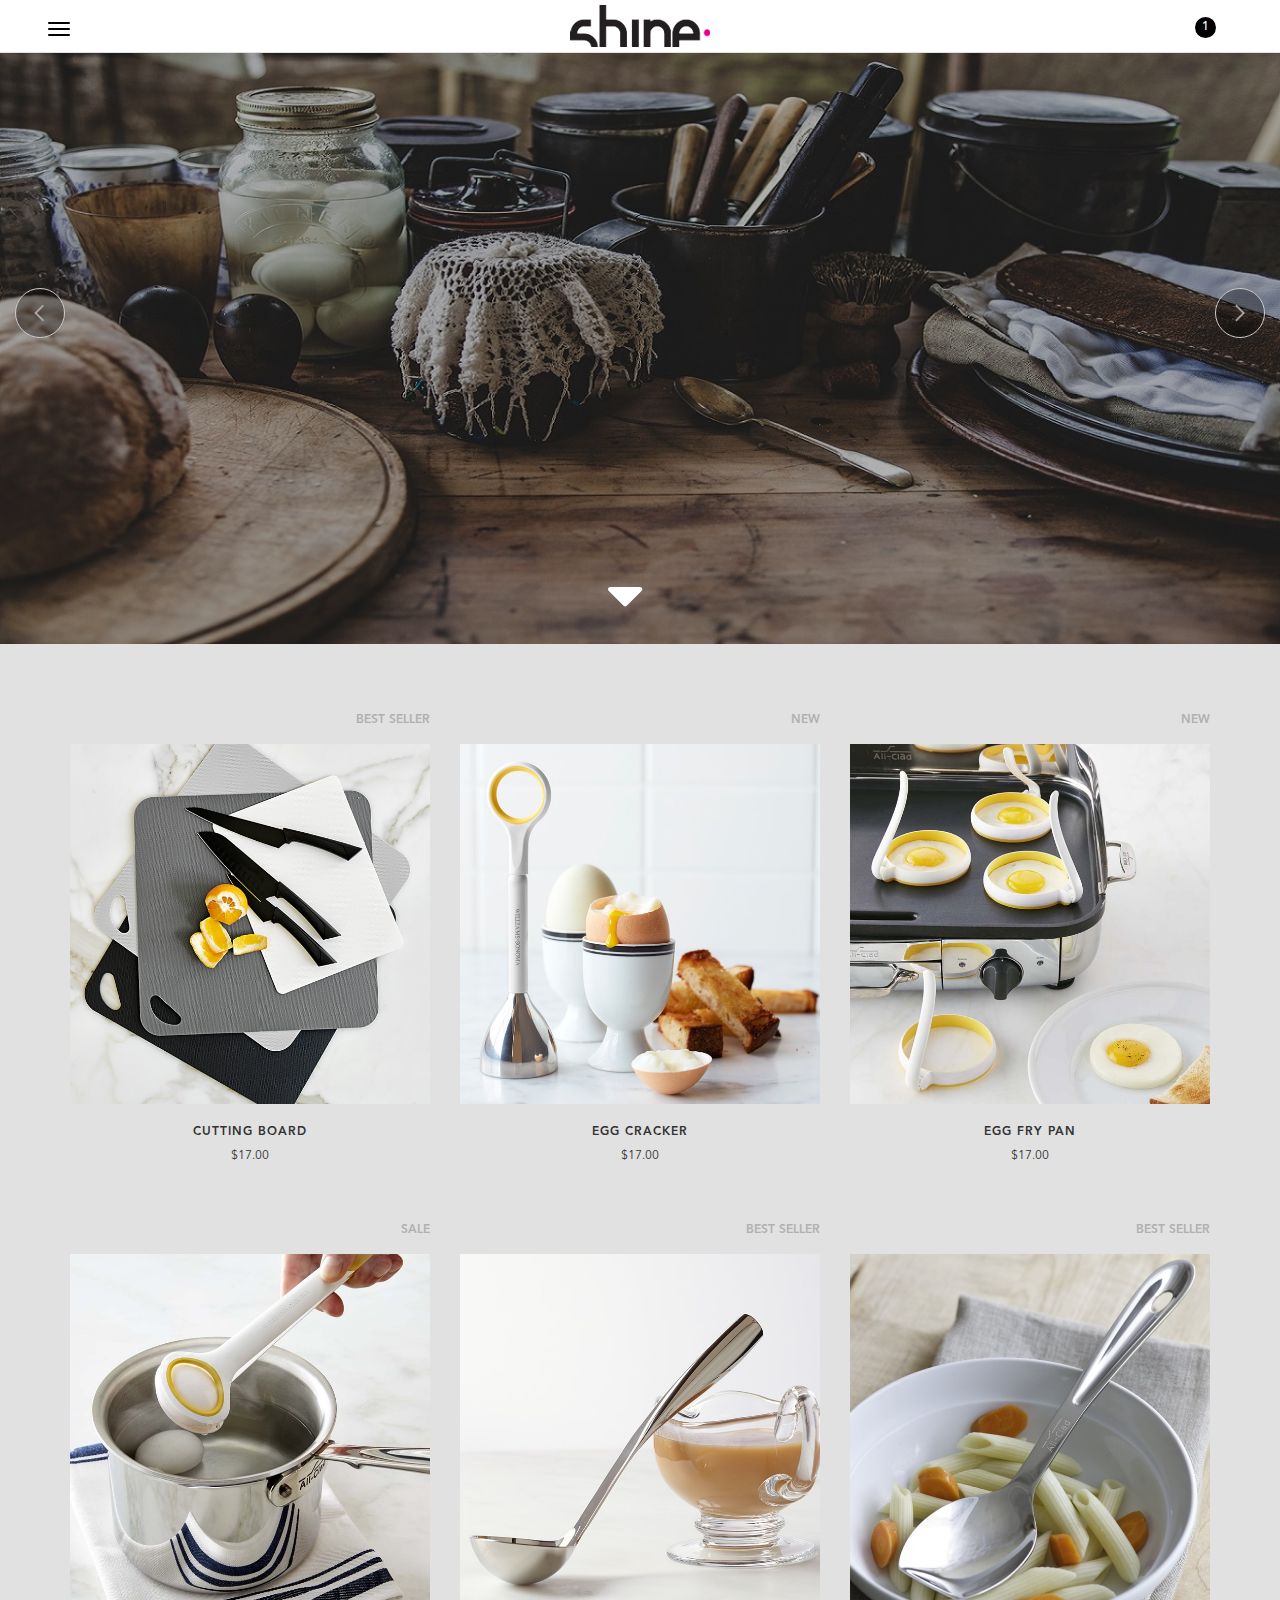
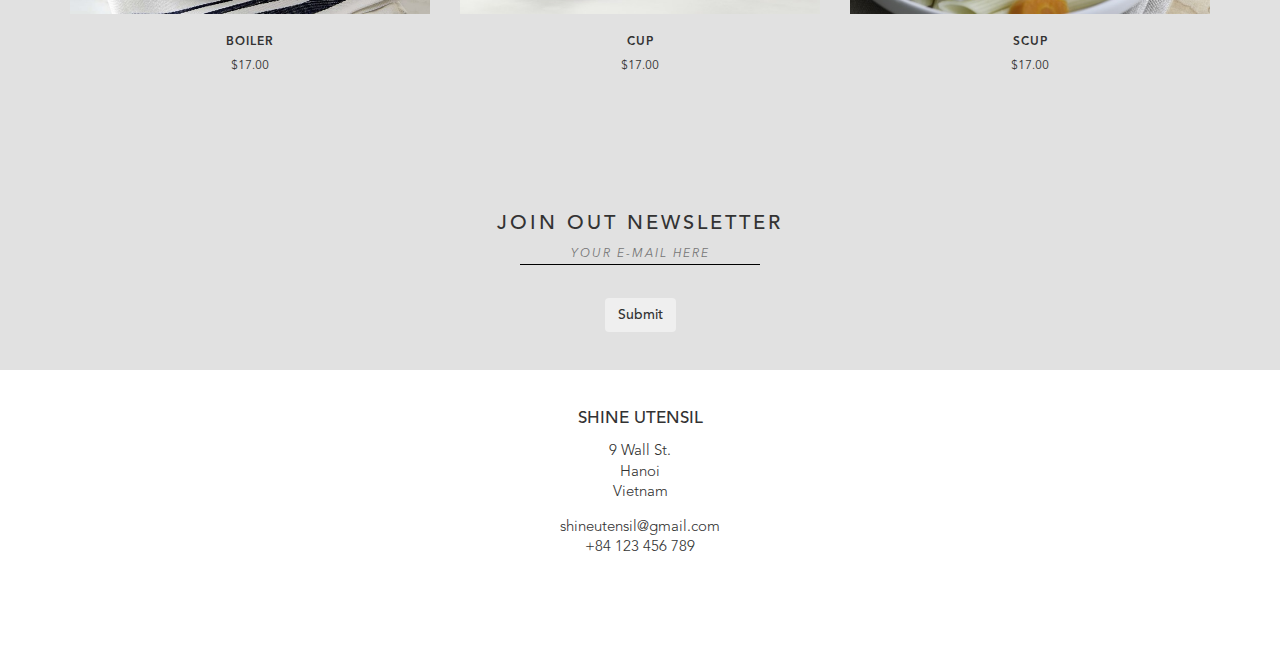
<file: homepage.html>
<!DOCTYPE html>
<html>

<head>
    <meta charset="utf-8">
    <meta name="viewport" content="width=device-width, initial-scale=1.0">

    <title>Homepage</title>

    <link rel="stylesheet" href="./css/bootstrap.min.css">
    <link rel="stylesheet" href="./css/font-awesome.min.css">
    <link rel="stylesheet" href="./css/fonts.css">
    <link rel="stylesheet" href="./css/header.css">
    <link rel="stylesheet" href="./css/footer.css">
    <link rel="stylesheet" href="./css/homepage.css">
    <link rel="stylesheet" href="./css/image-slider.css">
</head>

<body>
    <header>
        <nav class="navbar navbar-fixed-top">
            <button type="button" class="navbar-toggle collapse" id="button-menu">
                <span class="icon-bar"></span>
                <span class="icon-bar"></span>
                <span class="icon-bar"></span>
            </button>

            <div id="logo">
                <a href="#"><img src="./images/logo.png" alt="logo"></a>
            </div> <!-- #logo -->

            <div id="count">1</div>
        </nav>

        <div id="add-to-cart" class="toggle-bar">
            <div class="dropup button-color">
                <button type="button" class="btn btn-default dropdown-toggle">
                    Color <i class="fa fa-caret-down"></i>
                </button>
                <ul class="menu-dropup">
                    <li class="red"></li>
                    <li class="blue"></li>
                    <li class="green"></li>
                </ul> <!-- .dropdown-menu -->
            </div> <!-- .dropdown .button-color -->

            <div class="button-add-to-cart">
				<form action="./checkout.html" method="POST">
					<button type="submit">Add to Cart</button>
				</form>
            </div> <!-- .button-add-to-cart -->

        </div> <!-- #add-to-cart -->

        <div id="checkout" class="toggle-bar">
            <ul id="list-checkout">
                <li>
                    <a href="#" class="close">&times;</a>
                    <img src="./images/pan.jpg" alt="PAN" class="img-responsive">
                    <h3>Nonstick Square Grill Pan</h3>
                    <h4>$ 200.00</h4>
                </li>
            </ul> <!-- #list-checkout -->
			<button type="button" id="button-checkout">Checkout</button>

        </div> <!-- #checkout -->

        <div id="left-menu" class="toggle-bar">
            <div class="menu-search">
                <img src="./images/btn-search.png" alt="Search" class="btn-search img-responsive"/>
                <input type="text" class="form-control" />
            </div> <!-- .menu-search -->
            <h3>Menu</h3>
            <ul id="main-menu">
                <li class="active"><a href="#">Home</a></li>
                <li class="menu-dropdown">
                    <a href="#">Categories</a>
                    <ul class="sub-menu">
                        <li><a href="cookware.html">Cookware</a></li>
                        <li><a href="bakeware.html">Bakeware</a></li>
                        <li><a href="kitchenware.html">Kitchenware</a></li>
                        <li><a href="flatware.html">Flatware</a></li>
                    </ul>
                </li> <!-- .dropdown -->
                <li><a href="about-us.html">About Us</a></li>
                <li><a href="contact.html">Contact</a></li>
                <li>
                    <ul class="social-buttons">
                        <li><a href="#"><i class="fa fa-facebook"></i></a></li>
                        <li><a href="#"><i class="fa fa-instagram"></i></a></li>
                        <li><a href="#"><i class="fa fa-twitter"></i></a></li>
                    </ul> <!-- .social-buttons -->
                </li>
            </ul> <!-- #main-menu -->
        </div> <!-- #left-menu -->

        <div class="slider background">
            <div class="slider-image">
                <div class="background"><img src="./images/hp-light-header1.jpg" class="img-responsive" /></div>
                <div class="background"><img src="./images/hp-light-header2.jpg" class="img-responsive" /></div>
                <div class="background"><img src="./images/hp-light-header3.jpg" class="img-responsive" /></div>
            </div> <!-- .slider-image -->

            <div class="slider-button">
                <div class="slider-left">
                    <button class="btn btn-default" type="button">
                        <img src="./images/btn-left.png" alt="LEFT" class="img-responsive"/>
                    </button>
                </div>
                <div class="slider-right">
                    <button class="btn btn-default" type="button">
                        <img src="./images/btn-right.png" alt="RIGHT" class="img-responsive" />
                    </button>
                </div>
            </div>
			<i class="fa fa-5x fa-caret-down switch"></i>
        </div> <!-- .slider .background -->
    </header>

    <div class="container">

        <div id="list" class="row">
            <div class="col-md-4 col-sm-4 col-xs-12">
                <h5>Best Seller</h5>
                <img src="./images/home5.jpg" alt="CUTTING BOARD" class="img-responsive">
                <h4>Cutting Board</h4>
                <h6>$17.00</h6>
            </div>
            <div class="col-md-4 col-sm-4 col-xs-12">
                <h5>New</h5>
                <img src="./images/home3.jpg" alt="EGG CRACKER" class="img-responsive">
                <h4>Egg Cracker</h4>
                <h6>$17.00</h6>
            </div>
            <div class="col-md-4 col-sm-4 col-xs-12">
                <h5>New</h5>
                <img src="./images/home2.jpg" alt="EGG FRY PAN" class="img-responsive">
                <h4>Egg Fry Pan</h4>
                <h6>$17.00</h6>
            </div>
            <div class="col-md-4 col-sm-4 col-xs-12">
                <h5>Sale</h5>
                <img src="./images/home1.jpg" alt="BOILER" class="img-responsive">
                <h4>Boiler</h4>
                <h6>$17.00</h6>
            </div>
            <div class="col-md-4 col-sm-4 col-xs-12">
                <h5>Best Seller</h5>
                <img src="./images/home6.jpg" alt="CUP" class="img-responsive">
                <h4>Cup</h4>
                <h6>$17.00</h6>
            </div>
            <div class="col-md-4 col-sm-4 col-xs-12">
                <h5>Best Seller</h5>
                <img src="./images/home7.jpg" alt="SCUP" class="img-responsive">
                <h4>Scup</h4>
                <h6>$17.00</h6>
            </div>
        </div> <!-- #list -->

    </div> <!-- .container -->

    <footer>
        <div id="email">
            <h2>Join Out Newsletter</h2>
            <form>
                <input type="text" placeholder="Your E-mail Here"><br>
                <button class="btn btn-succes">Submit</button>
            </form>
        </div> <!-- #email -->

        <div id="address">
            <h3 class="title">Shine Utensil</h3>
            <h4>9 Wall St.</h4>
            <h4>Hanoi</h4>
            <h4>Vietnam</h4>
        </div> <!-- #address -->

        <div id="contact">
            <h4>shineutensil@gmail.com</h4>
            <h4>+84 123 456 789</h4>
        </div> <!-- #contact -->
    </footer>

    <script src="./js/jquery.min.js"></script>
    <script src="./js/jquery-ui.min.js"></script>
    <script src="./js/header.js"></script>
    <script src="./js/image-slider.js"></script>
</body>

</html>
</file>
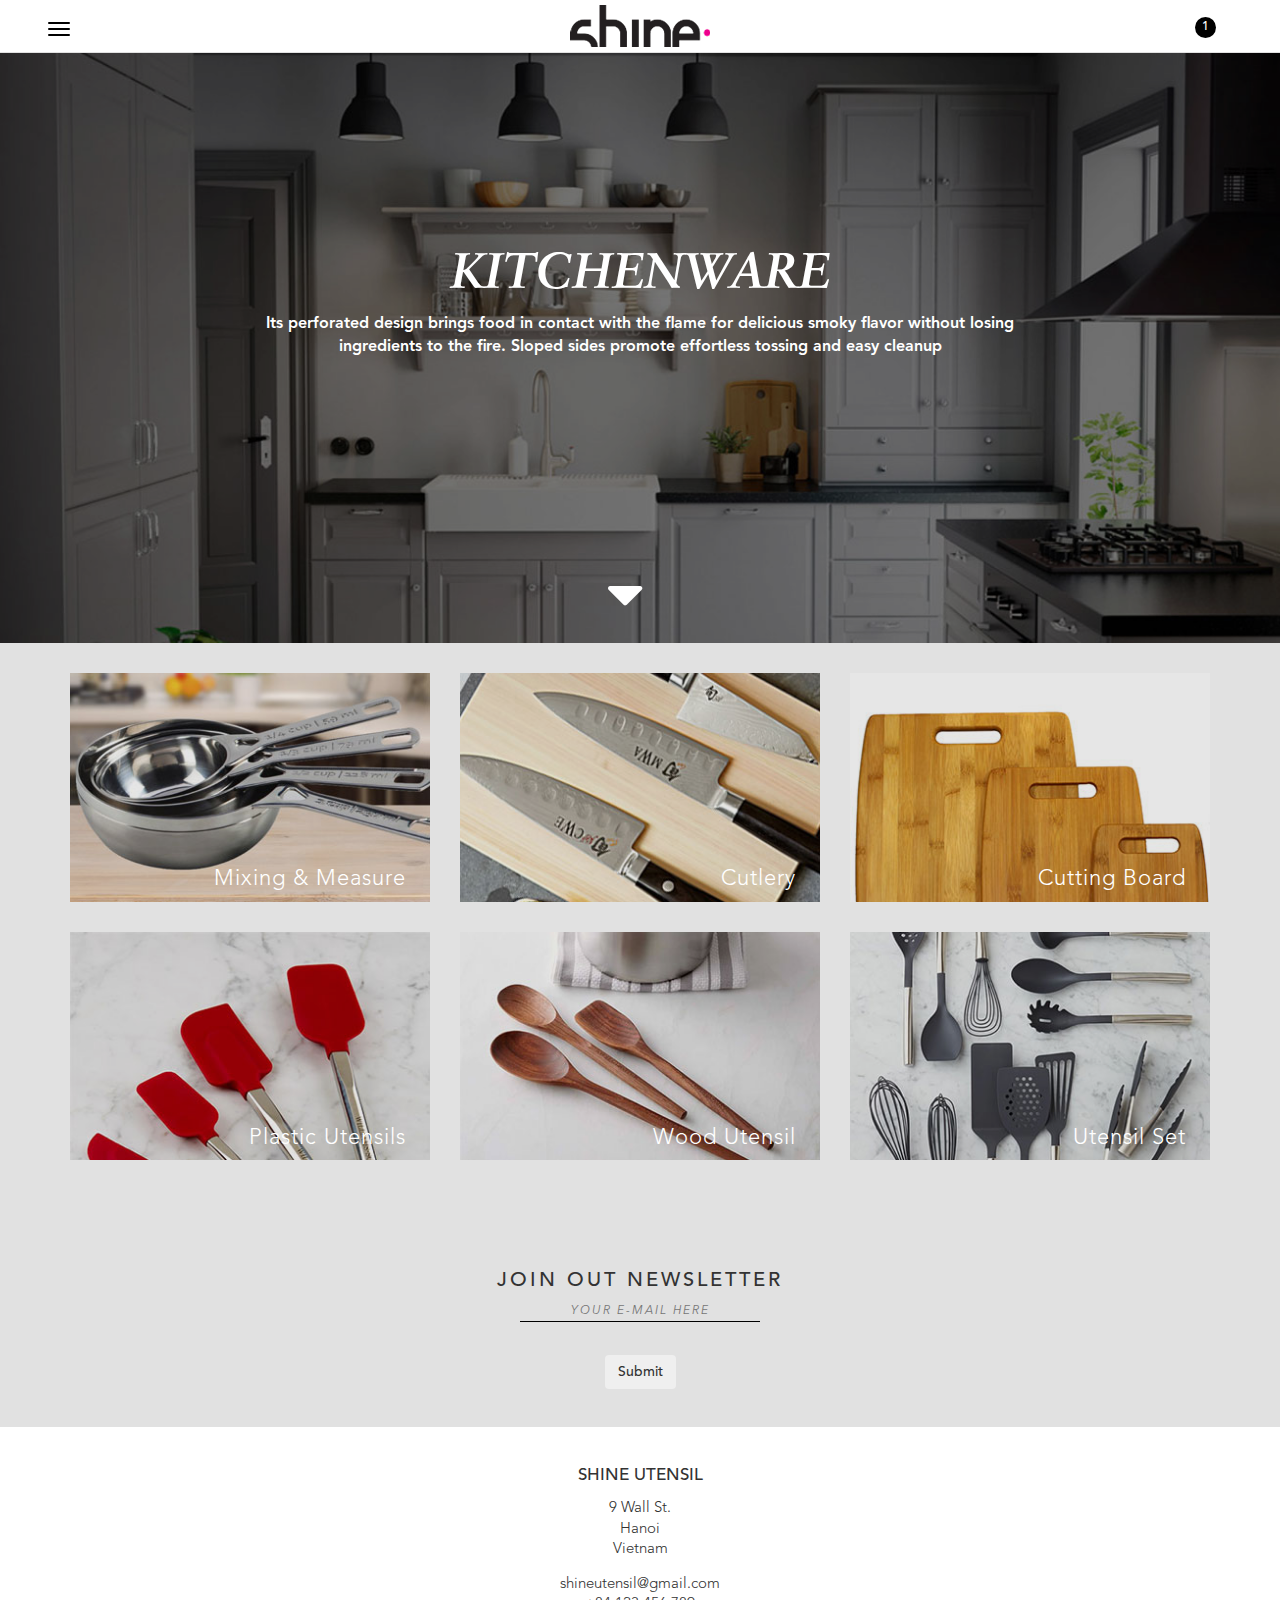
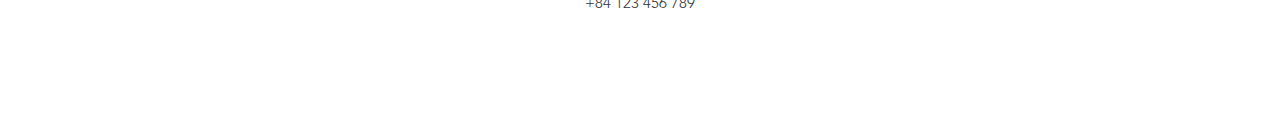
<file: kitchenware.html>
<!DOCTYPE html>
<html>

<head>
    <meta charset="utf-8">
    <meta name="viewport" content="width=device-width, initial-scale=1.0">

    <title>Kitchenware</title>

    <link rel="stylesheet" href="./css/bootstrap.min.css">
    <link rel="stylesheet" href="./css/font-awesome.min.css">
    <link rel="stylesheet" href="./css/fonts.css">
    <link rel="stylesheet" href="./css/header.css">
    <link rel="stylesheet" href="./css/footer.css">
    <link rel="stylesheet" href="./css/ware.css">
</head>

<body>
    <header>
        <nav class="navbar navbar-fixed-top">
            <button type="button" class="navbar-toggle collapse" id="button-menu">
                <span class="icon-bar"></span>
                <span class="icon-bar"></span>
                <span class="icon-bar"></span>
            </button>

            <div id="logo">
                <a href="#"><img src="./images/logo.png" alt="logo"></a>
            </div> <!-- #logo -->

            <div id="count">1</div>
        </nav>

        <div id="add-to-cart" class="toggle-bar">
            <div class="dropup button-color">
                <button type="button" class="btn btn-default dropdown-toggle">
                    Color <i class="fa fa-caret-down"></i>
                </button>
                <ul class="menu-dropup">
                    <li class="red"></li>
                    <li class="blue"></li>
                    <li class="green"></li>
                </ul> <!-- .dropdown-menu -->
            </div> <!-- .dropdown .button-color -->

            <div class="button-add-to-cart">
				<form action="./checkout.html" method="POST">
					<button type="submit">Add to Cart</button>
				</form>
            </div> <!-- .button-add-to-cart -->

        </div> <!-- #add-to-cart -->

        <div id="checkout" class="toggle-bar">
            <ul id="list-checkout">
                <li>
                    <a href="#" class="close">&times;</a>
                    <img src="./images/pan.jpg" alt="PAN" class="img-responsive">
                    <h3>Nonstick Square Grill Pan</h3>
                    <h4>$ 200.00</h4>
                </li>
            </ul> <!-- #list-checkout -->
			<button type="button" id="button-checkout">Checkout</button>

        </div> <!-- #checkout -->

        <div id="left-menu" class="toggle-bar">
            <div class="menu-search">
                <img src="./images/btn-search.png" alt="Search" class="btn-search img-responsive"/>
                <input type="text" class="form-control" />
            </div> <!-- .menu-search -->
            <h3>Menu</h3>
            <ul id="main-menu">
                <li><a href="homepage.html">Home</a></li>
                <li class="menu-dropdown active">
                    <a href="#"><i class="fa fa-caret-down"></i> Categories</a>
                    <ul class="sub-menu">
                        <li><a href="cookware.html">Cookware</a></li>
                        <li><a href="bakeware.html">Bakeware</a></li>
                        <li class="active"><a href="#.html">Kitchenware</a></li>
                        <li><a href="flatware.html">Flatware</a></li>
                    </ul>
                </li> <!-- .dropdown -->
                <li><a href="about-us.html">About Us</a></li>
                <li><a href="contact.html">Contact</a></li>
                <li>
                    <ul class="social-buttons">
                        <li><a href="#"><i class="fa fa-facebook"></i></a></li>
                        <li><a href="#"><i class="fa fa-instagram"></i></a></li>
                        <li><a href="#"><i class="fa fa-twitter"></i></a></li>
                    </ul> <!-- .social-buttons -->
                </li>
            </ul> <!-- #main-menu -->
        </div> <!-- #left-menu -->

        <div class="background">
            <img src="./images/kw-header.jpg" alt="background" class="img-responsive">
            <div id="header-text">
                <h1>Kitchenware</h1>
                <p>Its perforated design brings food in contact with the flame for delicious smoky flavor without losing ingredients to the fire. Sloped sides promote effortless tossing and easy cleanup</p>
            </div> <!-- #header-text -->
            <i class="fa fa-5x fa-caret-down switch"></i>
        </div> <!-- #background -->
    </header>



    <div class="container">
        <div id="list" class="row">
            <div class="col-md-4 col-sm-4 col-xs-6">
                <img src="./images/kw-mixingandmeasure.jpg" alt="Mixing Measure" class="img-responsive">
                <h5>Mixing & Measure</h5>
            </div>
            <div class="col-md-4 col-sm-4 col-xs-6">
                <img src="./images/kw-cutlery.jpg" alt="Cutlery" class="img-responsive">
                <h5>Cutlery</h5>
            </div>
            <div class="col-md-4 col-sm-4 col-xs-6">
                <img src="./images/kw-cuttingboard.jpg" alt="Cutting Board" class="img-responsive">
                <h5>Cutting Board</h5>
            </div>
            <div class="col-md-4 col-sm-4 col-xs-6">
                <img src="./images/kw-plasticutensils.jpg" alt="Plastic Utensils" class="img-responsive">
                <h5>Plastic Utensils</h5>
            </div>
            <div class="col-md-4 col-sm-4 col-xs-6">
                <img src="./images/kw-woodutensil.jpg" alt="Wood Utensil" class="img-responsive">
                <h5>Wood Utensil</h5>
            </div>
            <div class="col-md-4 col-sm-4 col-xs-6">
                <img src="./images/kw-utensilset.jpg" alt="Utensil Set" class="img-responsive">
                <h5>Utensil Set</h5>
            </div>
        </div>
    </div> <!-- .container -->

    <footer>
        <div id="email">
            <h2>Join Out Newsletter</h2>
            <form>
                <input type="text" placeholder="Your E-mail Here"><br>
                <button class="btn btn-succes">Submit</button>
            </form>
        </div> <!-- #email -->

        <div id="address">
            <h3 class="title">Shine Utensil</h3>
            <h4>9 Wall St.</h4>
            <h4>Hanoi</h4>
            <h4>Vietnam</h4>
        </div> <!-- #address -->

        <div id="contact">
            <h4>shineutensil@gmail.com</h4>
            <h4>+84 123 456 789</h4>
        </div> <!-- #contact -->
    </footer>

    <script src="./js/jquery.min.js"></script>
    <script src="./js/jquery-ui.min.js"></script>
    <script src="./js/header.js"></script>
</body>

</html>
</file>
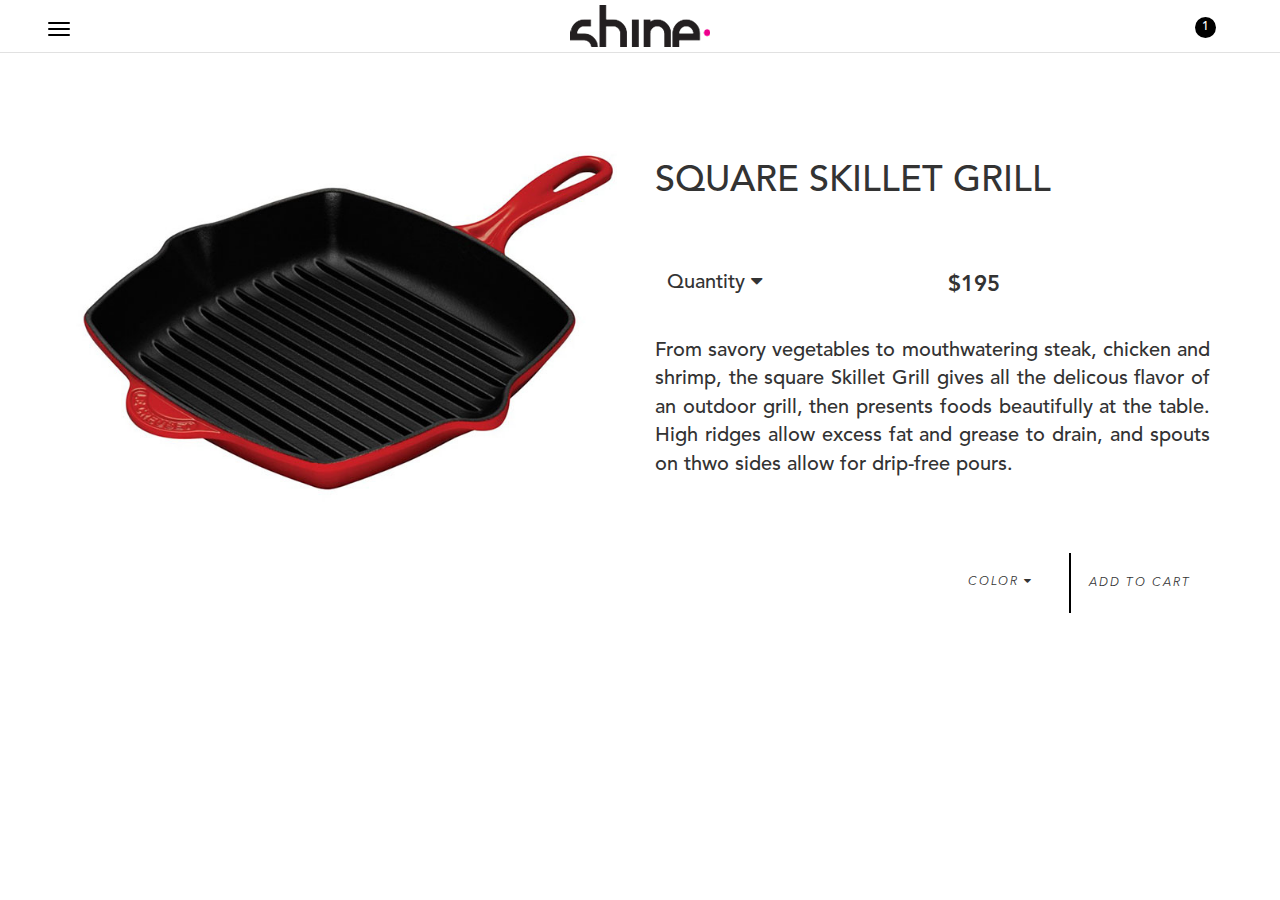
<file: product.html>
<!DOCTYPE html>
<html lang ="en">
<head>
    <meta charset="utf-8">
    <meta name="viewport" content="width=device-width, initial-scale=1.0">

    <title>Product</title>

    <link rel="stylesheet" href="./css/bootstrap.min.css">
    <link rel="stylesheet" href="./css/font-awesome.min.css">
    <link rel="stylesheet" href="./css/fonts.css">
	<link rel="stylesheet" href="./css/product.css">
    <link rel="stylesheet" href="./css/header.css">
    <link rel="stylesheet" href="./css/footer.css">
</head>

<body>
	<header>
		<nav class="navbar navbar-fixed-top">
			<button type="button" class="navbar-toggle collapse" id="button-menu">
				<span class="icon-bar"></span>
				<span class="icon-bar"></span>
				<span class="icon-bar"></span>
			</button>

			<div id="logo">
				<a href="#"><img src="./images/logo.png" alt="logo"></a>
			</div> <!-- #logo -->

			<div id="count">1</div>
		</nav>

        <div id="add-to-cart" class="toggle-bar">
            <div class="dropup button-color">
                <button type="button" class="btn btn-default dropdown-toggle">
                    Color <i class="fa fa-caret-down"></i>
                </button>
                <ul class="menu-dropup">
                    <li class="red"></li>
                    <li class="blue"></li>
                    <li class="green"></li>
                </ul> <!-- .dropdown-menu -->
            </div> <!-- .dropdown .button-color -->

            <div class="button-add-to-cart">
				<form action="./checkout.html" method="POST">
					<button type="submit">Add to Cart</button>
				</form>
            </div> <!-- .button-add-to-cart -->

        </div> <!-- #add-to-cart -->

        <div id="checkout" class="toggle-bar">
            <ul id="list-checkout">
                <li>
                    <a href="#" class="close">&times;</a>
                    <img src="./images/pan.jpg" alt="PAN" class="img-responsive">
                    <h3>Nonstick Square Grill Pan</h3>
                    <h4>$ 200.00</h4>
                </li>
            </ul> <!-- #list-checkout -->
			<button type="button" id="button-checkout">Checkout</button>

        </div> <!-- #checkout -->

		<div id="left-menu" class="toggle-bar">
            <div class="menu-search">
                <img src="./images/btn-search.png" alt="Search" class="btn-search img-responsive"/>
                <input type="text" class="form-control" />
            </div> <!-- .menu-search -->
			<h3>Menu</h3>
			<ul id="main-menu">
				<li><a href="homepage.html">Home</a></li>
				<li class="menu-dropdown">
					<a href="#">Categories</a>
					<ul class="sub-menu">
						<li><a href="cookware.html">Cookware</a></li>
						<li><a href="bakeware.html">Bakeware</a></li>
						<li><a href="kitchenware.html">Kitchenware</a></li>
						<li><a href="flatware.html">Flatware</a></li>
					</ul>
				</li> <!-- .dropdown -->
				<li><a href="about-us.html">About Us</a></li>
				<li><a href="contact.html">Contact</a></li>
				<li>
					<ul class="social-buttons">
						<li><a href="#"><i class="fa fa-facebook"></i></a></li>
						<li><a href="#"><i class="fa fa-instagram"></i></a></li>
						<li><a href="#"><i class="fa fa-twitter"></i></a></li>
					</ul> <!-- .social-buttons -->
				</li>
			</ul> <!-- #main-menu -->
		</div> <!-- #left-menu -->
	</header>


	<div class="container" id="main">
		<div class="row">
			<div class="col-md-6 col-xs-12">
				<img src="./images/grill.jpg" alt="Square Skillet Grill" class="img-responsive">
			</div>
			<div class="col-sm-6 col-xs-12">
				<h2>Square Skillet Grill</h2>
				<div class="row">
					<div class="col-xs-6">
						<div class="dropdown">
							<button class="btn btn-default dropdown-toggle" type="button" data-toggle="dropdown">
								Quantity <i class="fa fa-caret-down"></i>
							</button>
							<ul class="dropdown-menu">
								<li><a href="#">0</a></li>
								<li><a href="#">1</a></li>
								<li><a href="#">2</a></li>
							</ul> <!-- .dropdown-menu -->
						</div> <!-- .dropdown -->
					</div> <!-- .col-xs-6 -->
					<div class="col-xs-3">
						<h4>$195</h4>
					</div>
				</div> <!-- .row -->

				<p> From savory vegetables to mouthwatering steak, chicken and shrimp, the square Skillet Grill gives all the delicous flavor of an outdoor grill, then presents foods beautifully at the table. High ridges allow excess fat and grease to drain, and spouts on thwo sides allow for drip-free pours.</p>
			</div>
		</div> <!-- .row -->

        <div class="button">
            <div class="dropup button-color">
                <button type="button" class="btn btn-default dropdown-toggle">
                    Color <i class="fa fa-caret-down"></i>
                </button>
                <ul class="menu-dropup">
                    <li class="red"></li>
                    <li class="blue"></li>
                    <li class="green"></li>
                </ul> <!-- .dropdown-menu -->
            </div> <!-- .dropdown .button-color -->

            <div class="button-add-to-cart">
                <button type="button">Add to Cart</button>
            </div> <!-- .button-add-to-cart -->
    	</div> <!-- .button -->
	</div> <!-- .container #main -->

	<script src="./js/jquery.min.js"></script>
    <script src="./js/jquery-ui.min.js"></script>
	<script src="./js/bootstrap.min.js"></script>
    <script src="./js/header.js"></script>
</body>
</html>
</file>
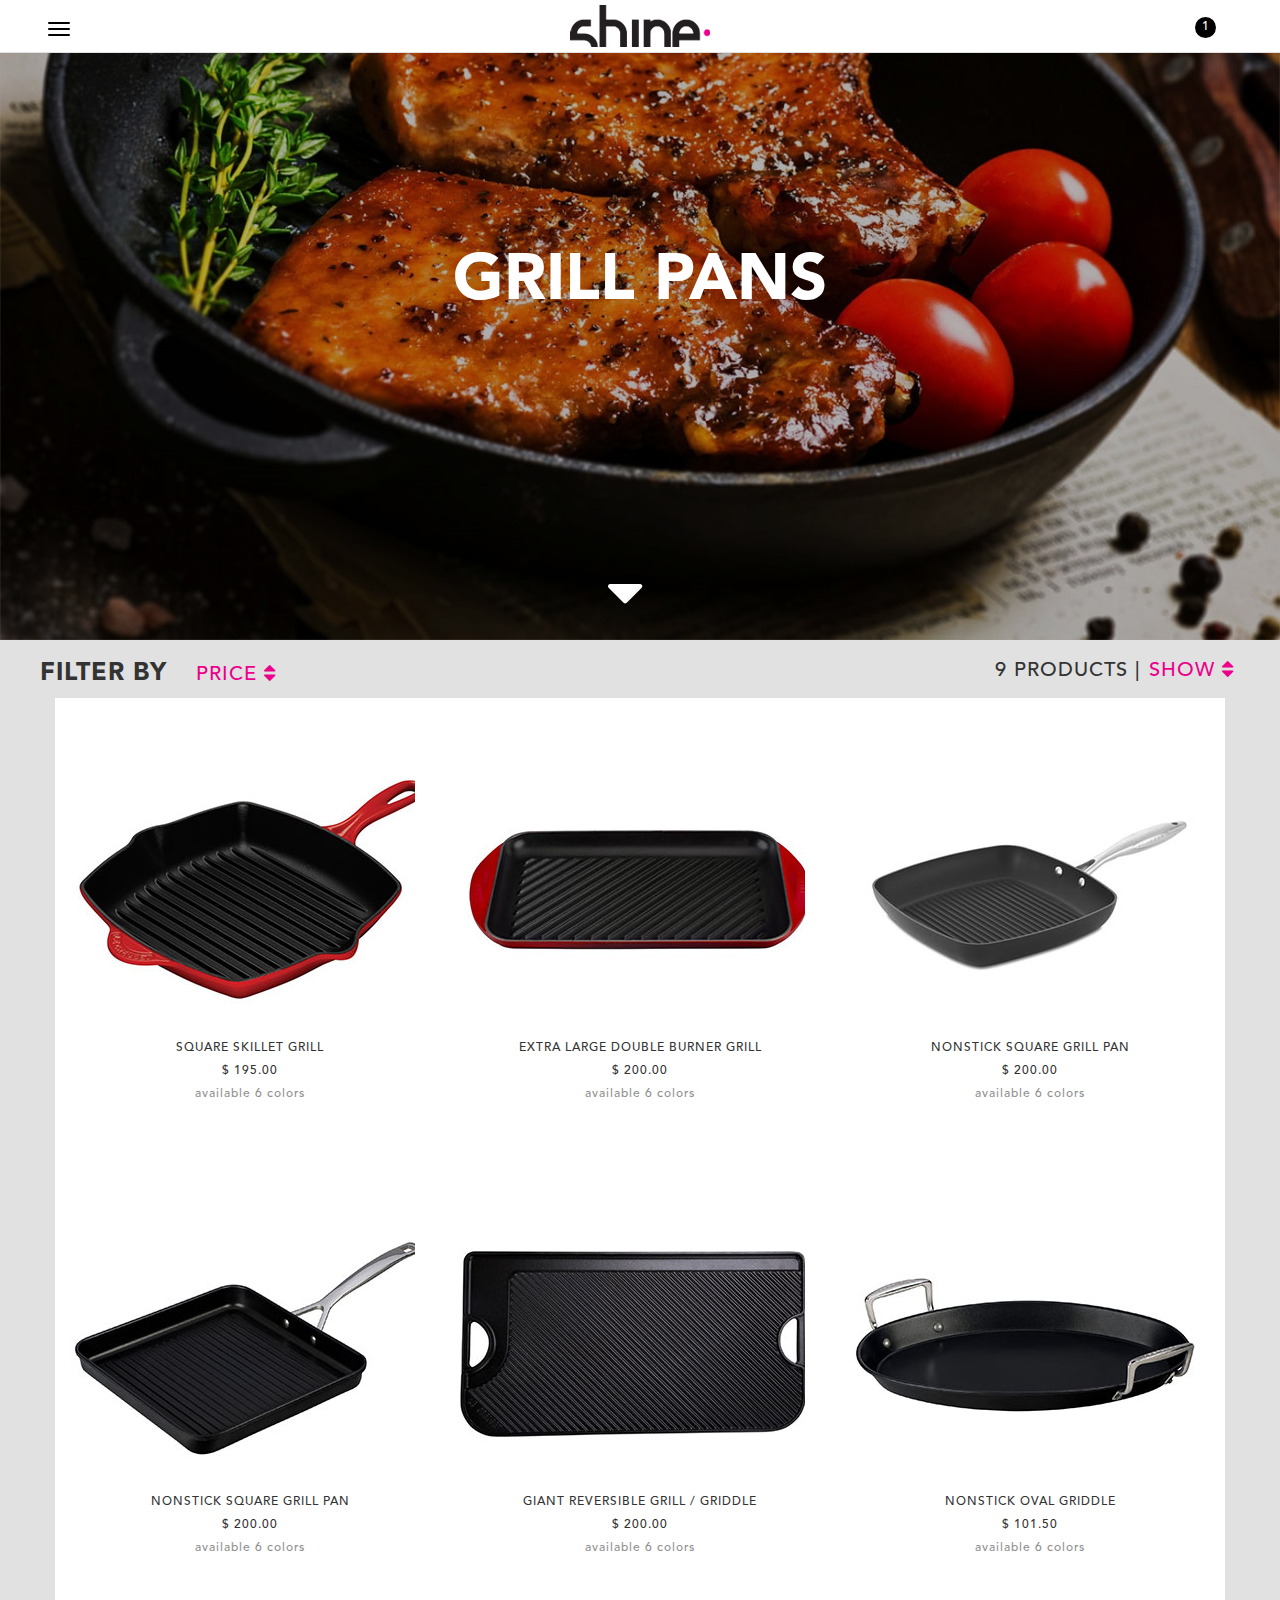
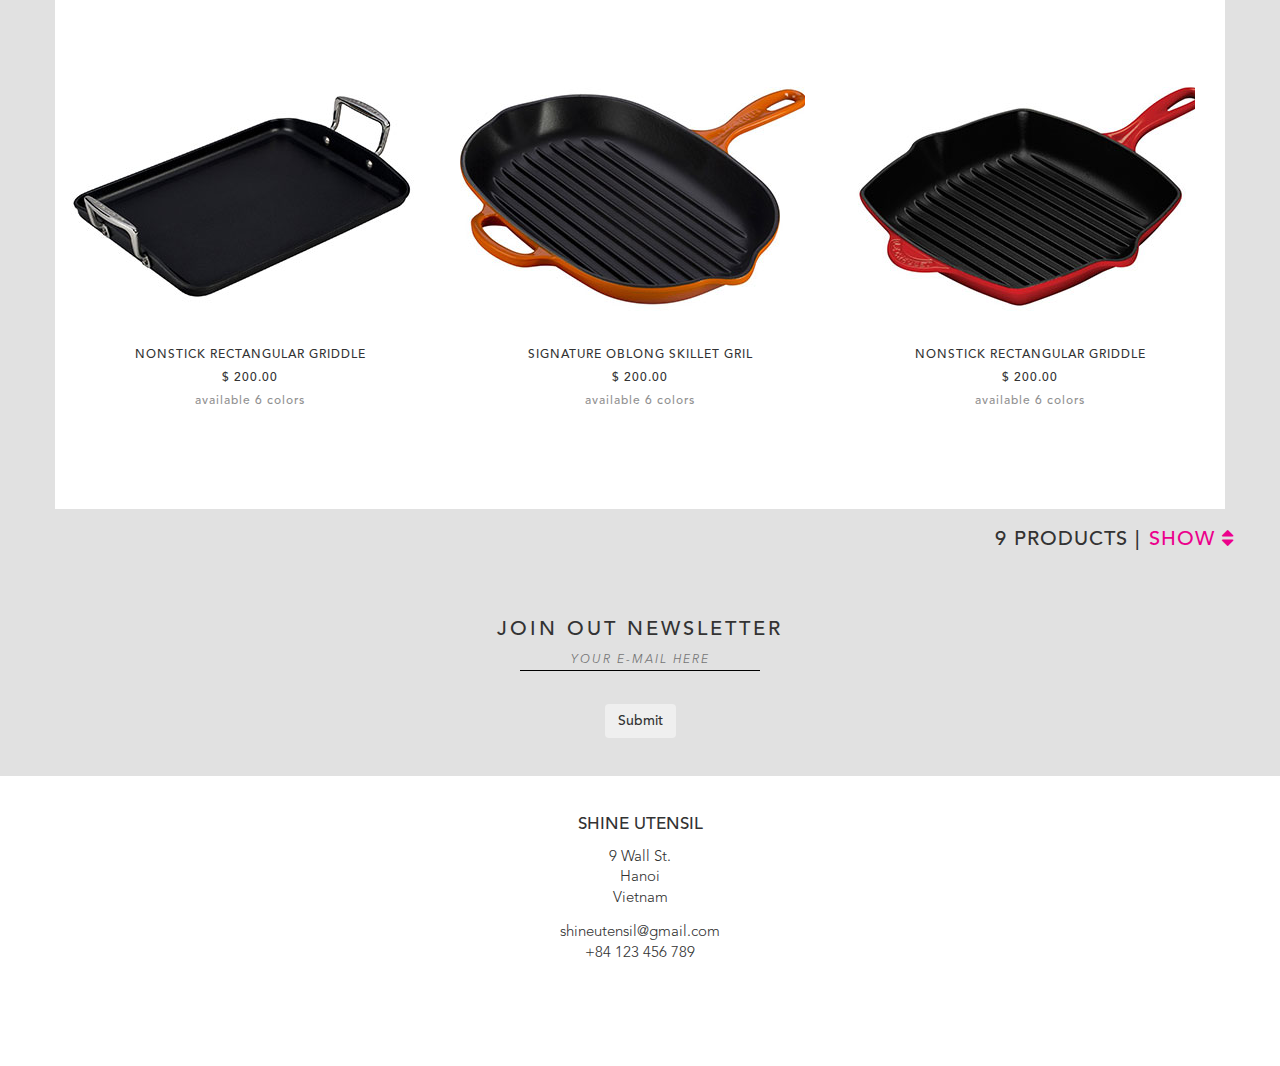
<file: products.html>
<!DOCTYPE html>
<html>

<head>
    <meta charset="utf-8">
    <meta name="viewport" content="width=device-width, initial-scale=1.0">

    <title>Products</title>

    <link rel="stylesheet" href="./css/bootstrap.min.css">
    <link rel="stylesheet" href="./css/font-awesome.min.css">
    <link rel="stylesheet" href="./css/fonts.css">
    <link rel="stylesheet" href="./css/header.css">
    <link rel="stylesheet" href="./css/products.css">
    <link rel="stylesheet" href="./css/footer.css">
</head>

<body>
    <header>
        <nav class="navbar navbar-fixed-top">
            <button type="button" class="navbar-toggle collapse" id="button-menu">
                <span class="icon-bar"></span>
                <span class="icon-bar"></span>
                <span class="icon-bar"></span>
            </button>

            <div id="logo">
                <a href="#"><img src="./images/logo.png" alt="logo"></a>
            </div> <!-- #logo -->

            <div id="count">1</div>
        </nav>

        <div id="add-to-cart" class="toggle-bar">
            <div class="dropup button-color">
                <button type="button" class="btn btn-default dropdown-toggle">
                    Color <i class="fa fa-caret-down"></i>
                </button>
                <ul class="menu-dropup">
                    <li class="red"></li>
                    <li class="blue"></li>
                    <li class="green"></li>
                </ul> <!-- .dropdown-menu -->
            </div> <!-- .dropdown .button-color -->

            <div class="button-add-to-cart">
				<form action="./checkout.html" method="POST">
					<button type="submit">Add to Cart</button>
				</form>
            </div> <!-- .button-add-to-cart -->

        </div> <!-- #add-to-cart -->

        <div id="checkout" class="toggle-bar">
            <ul id="list-checkout">
                <li>
                    <a href="#" class="close">&times;</a>
                    <img src="./images/pan.jpg" alt="PAN" class="img-responsive">
                    <h3>Nonstick Square Grill Pan</h3>
                    <h4>$ 200.00</h4>
                </li>
            </ul> <!-- #list-checkout -->
			<button type="button" id="button-checkout">Checkout</button>

        </div> <!-- #checkout -->

        <div id="left-menu" class="toggle-bar">
            <div class="menu-search">
                <img src="./images/btn-search.png" alt="Search" class="btn-search img-responsive"/>
                <input type="text" class="form-control" />
            </div> <!-- .menu-search -->
            <h3>Menu</h3>
            <ul id="main-menu">
                <li><a href="homepage.html">Home</a></li>
                <li class="menu-dropdown">
                    <a href="#">Categories</a>
                    <ul class="sub-menu">
                        <li><a href="cookware.html">Cookware</a></li>
                        <li><a href="bakeware.html">Bakeware</a></li>
                        <li><a href="kitchenware.html">Kitchenware</a></li>
                        <li><a href="flatware.html">Flatware</a></li>
                    </ul>
                </li> <!-- .dropdown -->
                <li><a href="about-us.html">About Us</a></li>
                <li><a href="contact.html">Contact</a></li>
                <li>
                    <ul class="social-buttons">
                        <li><a href="#"><i class="fa fa-facebook"></i></a></li>
                        <li><a href="#"><i class="fa fa-instagram"></i></a></li>
                        <li><a href="#"><i class="fa fa-twitter"></i></a></li>
                    </ul> <!-- .social-buttons -->
                </li>
            </ul> <!-- #main-menu -->
        </div> <!-- #left-menu -->

        <div class="background">
            <img src="./images/p-header.jpg" alt="background" class="img-responsive">
            <div id="header-text">
                <h1>Grill Pans</h1>
            </div> <!-- #header-text -->
            <i class="fa fa-5x fa-caret-down switch"></i>
        </div> <!-- #background -->
    </header>

    <div class="filter-by">
        <h2>Filter By</h2>
        <div class="dropdown">
            <button class="dropdown-toggle" type="button" data-toggle="dropdown">
                Price <span class="fa fa-sort"></span>
            </button>
            <ul class="dropdown-menu">
                <li><a href="#">$0.00 - $49.00</a></li>
                <li><a href="#">$0.00 - $49.00</a></li>
            </ul>
        </div>
    </div> <!-- .filter-by -->

    <div class="show-products">
        <h2>9 Products | </h2>
        <div class="dropdown">
            <button class="dropdown-toggle" type="button" data-toggle="dropdown">
                Show <span class="fa fa-sort"></span>
            </button>
            <ul class="dropdown-menu">
                <li><a href="#">3</a></li>
                <li><a href="#">6</a></li>
            </ul>
        </div>
    </div> <!-- .show-products -->

    <div class="container">
        <div class="row" id="list">
            <div class="col-md-4 col-sm-4 col-xs-6">
                <img src="./images/p-product1.jpg" alt="Square Skillet Grill" class="img-responsive">
                <h4>Square Skillet Grill</h5>
				<h5>$ 195.00</h4>
				<h6>available 6 colors</h6>
            </div>
            <div class="col-md-4 col-sm-4 col-xs-6">
                <img src="./images/p-product2.jpg" alt="Extra Large Double Burner Grill" class="img-responsive">
                <h4>Extra Large Double Burner Grill</h5>
				<h5>$ 200.00</h4>
				<h6>available 6 colors</h6>
            </div>
			<div class="col-md-4 col-sm-4 col-xs-6">
                <img src="./images/p-product3.jpg" alt="Nonstick Square Grill Pan" class="img-responsive">
                <h4>Nonstick Square Grill Pan</h5>
				<h5>$ 200.00</h4>
				<h6>available 6 colors</h6>
            </div>
			<div class="col-md-4 col-sm-4 col-xs-6">
                <img src="./images/p-product4.jpg" alt="Nonstick Square Grill Pan" class="img-responsive">
                <h4>Nonstick Square Grill Pan</h5>
				<h5>$ 200.00</h4>
				<h6>available 6 colors</h6>
            </div>
			<div class="col-md-4 col-sm-4 col-xs-6">
                <img src="./images/p-product5.jpg" alt="Giant Reversible Grill Griddle" class="img-responsive">
                <h4>Giant Reversible Grill / Griddle</h5>
				<h5>$ 200.00</h4>
				<h6>available 6 colors</h6>
            </div>
			<div class="col-md-4 col-sm-4 col-xs-6">
                <img src="./images/p-product6.jpg" alt="Nonstick Oval Griddle" class="img-responsive">
                <h4>Nonstick Oval Griddle</h5>
				<h5>$ 101.50</h4>
				<h6>available 6 colors</h6>
            </div>
			<div class="col-md-4 col-sm-4 col-xs-6">
                <img src="./images/p-product7.jpg" alt="Nonstick Rectangular Griddle" class="img-responsive">
                <h4>Nonstick Rectangular Griddle</h5>
				<h5>$ 200.00</h4>
				<h6>available 6 colors</h6>
            </div>
			<div class="col-md-4 col-sm-4 col-xs-6">
                <img src="./images/p-product8.jpg" alt="Signature Oblong Skillet Gril" class="img-responsive">
                <h4>Signature Oblong Skillet Gril</h5>
				<h5>$ 200.00</h4>
				<h6>available 6 colors</h6>
            </div>
			<div class="col-md-4 col-sm-4 col-xs-6">
                <img src="./images/p-product1.jpg" alt="Nonstick Rectangular Griddle" class="img-responsive">
                <h4>Nonstick Rectangular Griddle</h5>
				<h5>$ 200.00</h4>
				<h6>available 6 colors</h6>
            </div>
		</div> <!-- .row -->
    </div> <!-- .container -->

    <div class="show-products">
        <h2>9 Products | </h2>
        <div class="dropdown">
            <button class="dropdown-toggle" type="button" data-toggle="dropdown">
                Show <span class="fa fa-sort"></span>
            </button>
            <ul class="dropdown-menu">
                <li><a href="#">3</a></li>
                <li><a href="#">6</a></li>
            </ul>
        </div>
    </div> <!-- .show-products -->

    <footer>
        <div id="email">
            <h2>Join Out Newsletter</h2>
            <form>
                <input type="text" placeholder="Your E-mail Here"><br>
                <button class="btn btn-succes">Submit</button>
            </form>
        </div> <!-- #email -->

        <div id="address">
            <h3 class="title">Shine Utensil</h3>
            <h4>9 Wall St.</h4>
            <h4>Hanoi</h4>
            <h4>Vietnam</h4>
        </div> <!-- #address -->

        <div id="contact">
            <h4>shineutensil@gmail.com</h4>
            <h4>+84 123 456 789</h4>
        </div> <!-- #contact -->
    </footer>

    <script src="./js/jquery.min.js"></script>
    <script src="./js/jquery-ui.min.js"></script>
    <script src="./js/bootstrap.min.js"></script>
    <script src="./js/header.js"></script>
</body>

</html>
</file>
<file: css/fonts.css>
@font-face {
    font-family: 'AvenirLTStd-Medium';
    src: url('../fonts/AvenirLTStd-Medium.otf');
}

@font-face {
    font-family: 'AvenirLTStd-Light';
    src: url('../fonts/AvenirLTStd-Light.otf');
}

@font-face {
    font-family: 'AvenirLTStd-Heavy';
    src: url('../fonts/AvenirLTStd-Heavy.otf');
}

@font-face {
    font-family: 'AvenirNextLTPro-It';
    src: url('../fonts/AvenirNextLTPro-It.otf');
}

@font-face {
    font-family: 'AvenirNextLTPro-Regular';
    src: url('../fonts/AvenirNextLTPro-Regular.otf');
}

@font-face {
    font-family: 'AvenirLTStd-Roman';
    src: url('../fonts/AvenirLTStd-Roman.otf');
}

@font-face {
    font-family: 'SabonLTStd-BoldItalic';
    src: url('../fonts/SabonLTStd-BoldItalic.otf');
}

@font-face {
    font-family: 'SabonLTStd-Italic';
    src: url('../fonts/SabonLTStd-Italic.otf');
}

@font-face {
    font-family: 'MyriadPro-Regular';
    src: url('../fonts/MYRIADPRO-REGULAR.OTF');
}

@font-face {
    font-family: 'AvenirLTStd-Black';
    src: url('../fonts/AvenirLTStd-Black.otf');
}
</file>
<file: css/header.css>
body {
    background-color: rgb(225, 225, 225);
    text-transform: uppercase;
    font-family: 'AvenirLTStd-Medium', sans-serif;
    font-size: 12px;
}

/* { HEADER */
header {
    background-color: white;
    vertical-align: middle;
}

    /* { NAV-BAR */
nav {
    background-color: white;
    border-bottom: 1px solid rgb(225, 225, 225) !important;
    margin-bottom: 0px !important;
    width: 100%;

}

#button-menu {
    display: block !important;
    border-style: none;
    position: absolute;
    left: 3%;
    top: 10%;
}

.icon-bar {
    background-color: black;
}

#logo img {
    margin: 5px auto;
    display: block;
    max-height: 48px;
}

#count {
    cursor: pointer;
    position: absolute;
    border-radius: 50%;
    background-color: black;
    color: white;
    text-align: center;
    width: 21px;
    height: 21px;
    right: 5%;
    top: 33%;
    line-height: 20px;
}

    /* } NAV-BAR */

#add-to-cart button, #checkout button {
    text-transform: uppercase;
    font-family: 'AvenirNextLTPro-It', sans-serif;
    border-style: none;
    padding-top: 25px;
    padding-bottom: 25px;
}

.toggle-bar {
    width: 325px;
    position: fixed;
    z-index: 10;
    display: none;
    overflow: auto;
}

.toggle-bar::-webkit-scrollbar {
    display: none;
}

@media screen and (min-height: 780px) {
    #checkout, #left-menu, #add-to-cart {
        height: 690px;
    }
}

@media screen and (max-height: 780px) {
    #checkout, #left-menu, #add-to-cart {
        height: 90%;
    }
}

    /* { ADD-TO-CART */
#add-to-cart {
    background-color: white;
    right: 0;
}

#add-to-cart > div {
    width: 50%;
    position: absolute;
    bottom: 0;
    text-align: center;
}

#add-to-cart button {
    background-color: white;
    letter-spacing: 2px;
    font-size: 12px;
}

.button-color {
    left: 0;
    border-right: 2px solid black !important;
}

.button-add-to-cart {
    right: 0;
}

.dropup {
    position: relative;
}

.dropup ul {
    display: none;
    list-style: none;
    position: absolute;
    width: 100%;
    bottom: 60px;
}

.dropup ul li {
    width: 100%;
    height: 20px;
    margin-left: -15px;
    margin-bottom: 5px;
    cursor: pointer;
}

.dropup li:hover {
    filter: brightness(50%);
    -webkit-filter: brightness(50%);
}

.red { background-color: rgb(143, 31, 37); }
.blue { background-color: rgb(52, 95, 207); }
.green { background-color: rgb(73, 214, 65); }

    /* } ADD-TO-CART */

    /* { CHECKOUT */
#checkout {
    right: 0;
    background-color: white;
}

#list-checkout {
    list-style: none;
}

#list-checkout li {
    margin-left: -30px;
}

#list-checkout li h3 {
    padding-top: 10px;
    font-size: 10px;
    letter-spacing: 1px;
}

#list-checkout li h4 {
    font-size: 12px;
    font-family: 'AvenirLTStd-Heavy', sans-serif;
}

#list-checkout img {
    float: left;
    margin-right: 10px;
}

#list-checkout a {
    margin-right: 10px;
}

#button-checkout {
    font-size: 14px;
    background-color: black;
    color: white;
    position: absolute;
    width: 100%;
    bottom: 0;
    left: 0;
}
    /* } CHECKOUT */

    /* { LEFT-MENU */
#left-menu {
    background-color: black;
    padding-left: 40px;
}

#left-menu .menu-search {
    position: relative;
    margin-top: 40px;
    margin-bottom: 40px;
}

#left-menu .menu-search input {
    background-color: black;
    border: none;
    border-radius: 0;
    border-bottom: 1px solid white;
    width: 200px;
    height: 30px;
    padding-left: 40px;
    color: white;
}

.menu-search .btn-search {
    position: absolute;
    width: 30px;
    height: 30px;
    display: none;
}

#left-menu h3 {
    font-family: "AvenirLTStd-Medium", sans-serif;
    font-size: 18px;
    color: white;
    letter-spacing: 3px;
}

#main-menu {
    list-style: none;
    margin-top: 65px;
}

#main-menu > li {
    margin-bottom: 45px;
    margin-left: -40px;
}

#main-menu a {
    color: rgb(176, 176, 176);
    letter-spacing: 2px;
}

#main-menu a:hover, #main-menu a:active, .active > a {
    text-decoration: none;
    color: white !important;
}


.sub-menu {
    list-style: none;
    margin-top: 20px;
    display: none;
}

.sub-menu li {
    margin-bottom: 15px;
}

.social-buttons {
    margin-left: -40px;
}

.social-buttons li {
    display: inline;
    font-size: 24px;
    margin-right: 20px;
}

.social-buttons li a {
    color: white !important;
}
    /* } LEFT-MENU */

.background {
    position: relative;
    margin-top: 50px;
}

.background img {
    width: 100%;
    filter: brightness(70%);
    -webkit-filter: brightness(70%);
}

#header-text {
    position: absolute;
    margin: auto;
    top: 0; left: 0; bottom: 0; right: 0;
    color: white;
    text-align: center;
    width: 60%;
    height: 40%;
}

#header-text h1 {
    font-family: "SabonLTStd-BoldItalic", sans-serif;
    font-size: 50px;
}

#header-text p {
    font-family: "AvenirLTStd-Heavy", sans-serif;
    text-transform: none;
    font-size: 16px;
}

.background i {
    position: absolute;
    left: 0; right: 0;
    width: 5%;
    bottom: 3%;
    margin: auto;
    color: white;
}

/* } HEADER */
</file>
<file: css/footer.css>
/* { FOOTER */
footer {
    margin-top: 110px;
    text-align: center;
}

#email input {
    font-family: 'AvenirNextLTPro-It', sans-serif;
    text-transform: uppercase;
    border: none;
    border-bottom: 1px solid black;
    background-color: rgb(225, 225, 225);
    font-size: 12px;
    letter-spacing: 2px;
    width: 240px;
    text-align: center;
    margin-bottom: 10px;
}

#email h2 {
    letter-spacing: 3px;
    font-size: 20px;
}

#email {
    padding-bottom: 15px;
}

#email button {
	margin-top: 23px;
	margin-bottom: 23px;
}

#address, #contact {
    background-color: white;
}

#address {
    padding-top: 20px;
}

#address h3 {
    font-size: 17px;
    margin-bottom: 15px;
}

#contact {
    margin-top: -10px;
    padding-top: 20px;
    padding-bottom: 100px;
}

footer h4 {
    text-transform: none;
    font-family: 'AvenirLTStd-Light', sans-serif;
    font-size: 15px;
    margin-top: 4px !important;
    margin-bottom: 4px !important;
}
</file>
<file: css/about-us.css>
#list {
    text-transform: none;
    padding-top: 50px;
}

#list h1 {
    font-size: 40px;
    font-family: 'AvenirLTStd-Roman', sans-serif;
}

#list p {
    margin-top: 25px;
    font-size: 18px;
    text-align: justify;
}

#list span {
    font-family: 'SabonLTStd-Italic', sans-serif;
    font-size: 20px;
    color: rgb(40, 129, 220);
}

.switch {
    bottom: -50% !important;
}
</file>
<file: css/ware.css>
.sub-menu {
    display: block;
}


#list > div {
    position: relative;
    margin-top: 30px;
}


#list h5 {
    font-family: "AvenirLTStd-Light", sans-serif;
    text-transform: capitalize;
    font-size: 22px;
    color: white;
    letter-spacing: 1px;
    position: absolute;
    z-index: 1;
    bottom: 0;
    right: 10%;
}

#list img {
    filter: brightness(90%);
    -webkit-filter: brightness(90%);
}

#list img:hover {
    filter: brightness(50%);
    -webkit-filter: brightness(50%);
}

@media screen and (max-width: 500px) {
    #header-text {
        margin-top: 10px;
        width: 80%;
    }

    #header-text h1 {
        font-size: 20px;
    }

    #header-text p {
        font-size: 10px;
    }

    #list h5 {
        font-size: 12px;
    }
}
</file>
<file: css/checkout.css>
#list h2 {
    margin-top: 70px;
    margin-bottom: 70px;
    font-family: "MyriadPro-Regular", sans-serif;
    font-size: 18px;
    letter-spacing: 2px;
}

#form-checkout {
    position: relative;
}

#form-checkout form > div {
    margin-bottom: 40px;
}

#form-checkout label {
    font-family: 'AvenirLTStd-Light', sans-serif;
    font-size: 14px;
    letter-spacing: 1px;
    color: rgb(143, 143, 143);
}

#form-checkout input[type='text'] {
    border: none;
    background-color: transparent;
    border-bottom: 1px solid black;
    width: 100%;
    height: 20px;
}

.checkout-payment > div {
    position: relative;
}

.checkout-payment label {
    margin-left: -15px;
    margin-bottom: 40px;
}

input[type='radio'] {
    width: 25px;
    height: 25px;
}

.checkout-payment img {
    position: absolute;
    top: 8px;
    left: 45px;
}

.table {
    margin-top: 25px;
    margin-bottom: 60px;
}

.table th {
    color: rgb(101, 101, 101);
    font-size: 12px;
}

.table tr th:nth-child(2), .table tr td:nth-child(2) {
    text-align: center;
}
.table tr th:nth-child(3), .table tr td:nth-child(3) {
    text-align: right;
}

.table td {
    font-size: 12px;
    text-transform: none;
}

.table tr:first-child th {
    border-bottom: 1px solid black !important;
}

hr {
    border-color: rgb(157, 157, 157);
}

.checkout-table {
    margin-bottom: 15px !important;
}

.button h4 {
    font-size: 11px;
    color: rgb(67, 74, 68);
}

.button {
    position: absolute;
    right: 0;
    bottom: -50px;
    margin-bottom: 0px !important;;
}
.button button {
    border: none;
    background-color: rgb(67, 74, 68);
    color: white;
    text-transform: uppercase;
    font-family: 'AvenirLTStd-Light', sans-serif;
    letter-spacing: 1px;
    font-size: 14px;
    height: 35px;
    width: 220px;
}

footer {
    margin-top: 170px;
}
</file>
<file: css/contact.css>
@media screen and (min-width: 800px) {
     #left-menu {
        display: block;
    }

    #main {
        padding-left: 415px !important;
    }
}

#main {
    margin-top: 53px;
    padding-top: 40px;
    padding-left: 90px;
    margin-bottom: 50px;
}

#main h3 {
    font-size: 18px;
    margin-bottom: 30px;
}

#main h4 {
    text-transform: none;
    font-size: 18px;
    font-family: "AvenirLTStd-Light", sans-serif;
}

#main .social-buttons {
    margin-top: 20px;
}

#main .social-buttons li a {
    color: black !important;
}

#map {
    width: 80%;
}
</file>
<file: css/homepage.css>
/* { LIST */
#list {
    margin-top: 40px;
    text-align: center;
}

#list > * {
    margin-top: 20px;
    margin-bottom: 20px;
}

#list h5 {
    font-family: 'AvenirLTStd-Heavy', sans-serif;
    text-align: right;
    color: rgb(176, 176, 176);
    font-size: 12px;
    margin-bottom: 17px;
}

#list h4 {
    font-family: 'AvenirLTStd-Heavy', sans-serif;
    letter-spacing: 1px;
    font-size: 12px;
    margin-top: 22px;
}

#list h6 {
    font-family: 'AvenirNextLTPro-Regular', sans-serif;
    font-size: 12px;
    margin-top: 11px;
}

#list img:hover {
    filter: brightness(60%);
    -webkit-filter: brightness(60%);
}
/* } LIST */
</file>
<file: css/image-slider.css>
.slider-image div {
    display: none;
}

.slider {
    position: relative;
}

.slider-button div {
    position: absolute;
    top: 40%;
}

.slider-button button {
    background-color: rgba(0, 0, 0, 0.3);
    border-radius: 50%;
    width: 50px;
    height: 50px;
}

.slider-left {
    left: 15px;
}

.slider-right {
    right: 15px;
}
</file>
<file: css/product.css>
body {
    background-color: white !important;
}

#main {
    padding-top: 60px;
    margin-top: 53px;
}

#main h2 {
    padding-top: 30px;
    font-family: "AvenirLTStd-Medium", sans-serif;
    font-size: 36px;
    padding-bottom: 50px;
}

#main button {
    border: none;
    font-size: 20px;
}

.dropdown-menu {
    min-width: 120px !important;
}

.dropdown-menu li a {
    text-align: right;
    font-size: 18px;
}

#main h4 {
    font-size: 22px;
    font-family: "AvenirLTStd-Heavy", sans-serif;
}

p {
    margin-top: 30px;
    text-align: justify;
    text-transform: none;
    font-size: 20px;
}

.button {
    margin-top: 20px;
    text-align: right;
}

.button div {
    width: 140px;
    display: inline-block;
}
.button button {
    height: 60px;
    letter-spacing: 2px;
    font-family: "AvenirNextLTPro-It", sans-serif;
    font-size: 12px !important;
    text-transform: uppercase;
    border: none;
    width: 100%;
    background-color: white;
}

.button-color {
    margin-right: -4px;
}
</file>
<file: css/products.css>
#header-text h1 {
    font-family: 'AvenirLTStd-Black', sans-serif;
    font-size: 65px;
}

#list {
    padding-top: 50px;
    clear: both;
    background-color: white;
}

#list div {
    margin-bottom: 90px;
}

#list h4, #list h5, #list h6 {
    text-align: center;
    font-size: 12px;
    letter-spacing: 1px;
}

#list h6 {
    text-transform: none;
    color: rgb(146, 146, 146);
}

#list img {
    border-radius: 5%;
}

#list img:hover {
    filter: brightness(90%);
    -webkit-filter: brightness(90%);
}

.filter-by h2 {
    font-size: 25px;
    font-family: 'AvenirLTStd-Black', sans-serif;
    letter-spacing: 1px;
    display: inline-block;
}

.filter-by .dropdown {
    display: inline-block;
    margin-left: 20px;
}

.show-products .dropdown {
    display: inline-block;
}

.filter-by button, .show-products button {
    font-size: 20px;
    color: rgb(236, 0, 140);
    text-transform: uppercase;
    letter-spacing: 1px;
    background-color: transparent;
    border: none;
}

.filter-by ul, .show-products ul {
    background-color: rgb(241, 241, 241);
}

.filter-by ul li, .show-products ul li {
    background-color: rgb(241, 241, 241);
    font-size: 18px;
}

.show-products h2 {
    font-size: 20px;
    letter-spacing: 1px;
    display: inline-block;
}

.filter-by {
    padding-left: 40px;
    float: left;
}

.show-products {
    padding-right: 40px;
    float: right;
}

.show-products ul {
    min-width: 80px;
}
</file>
